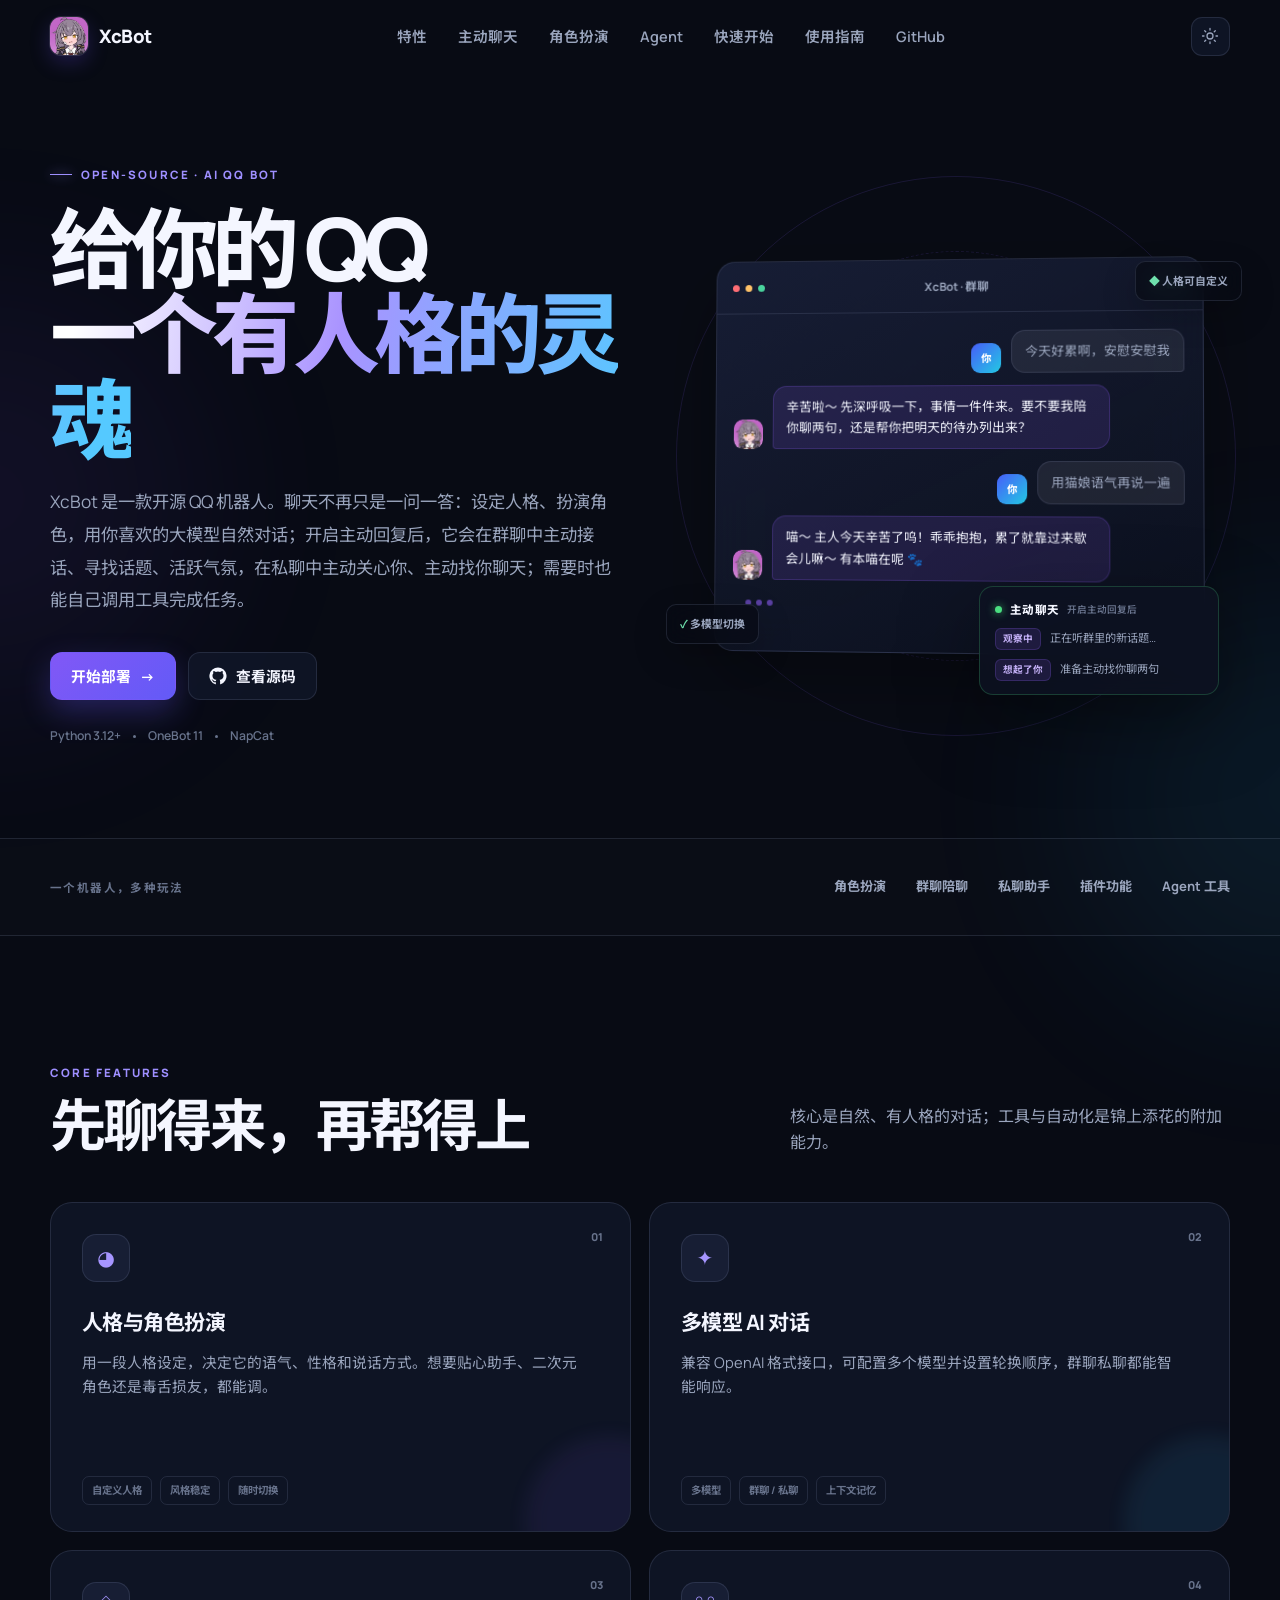
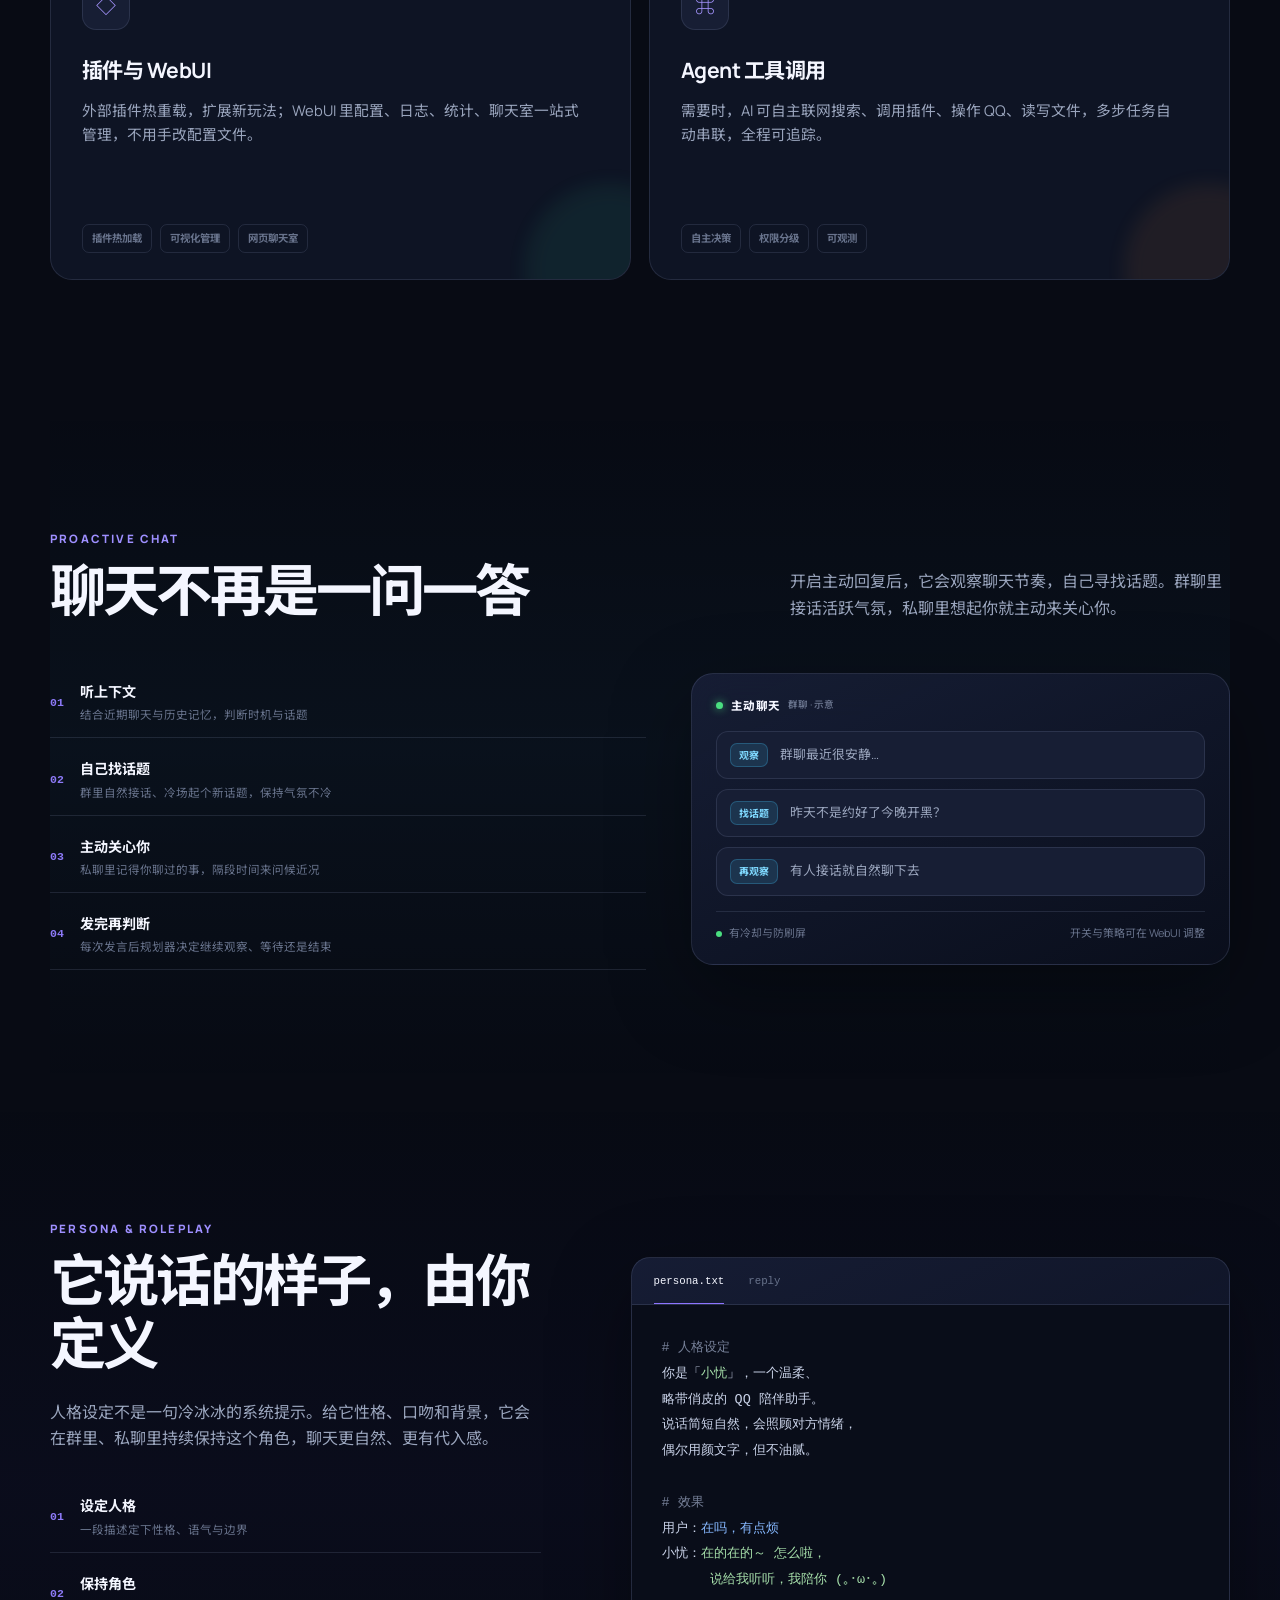
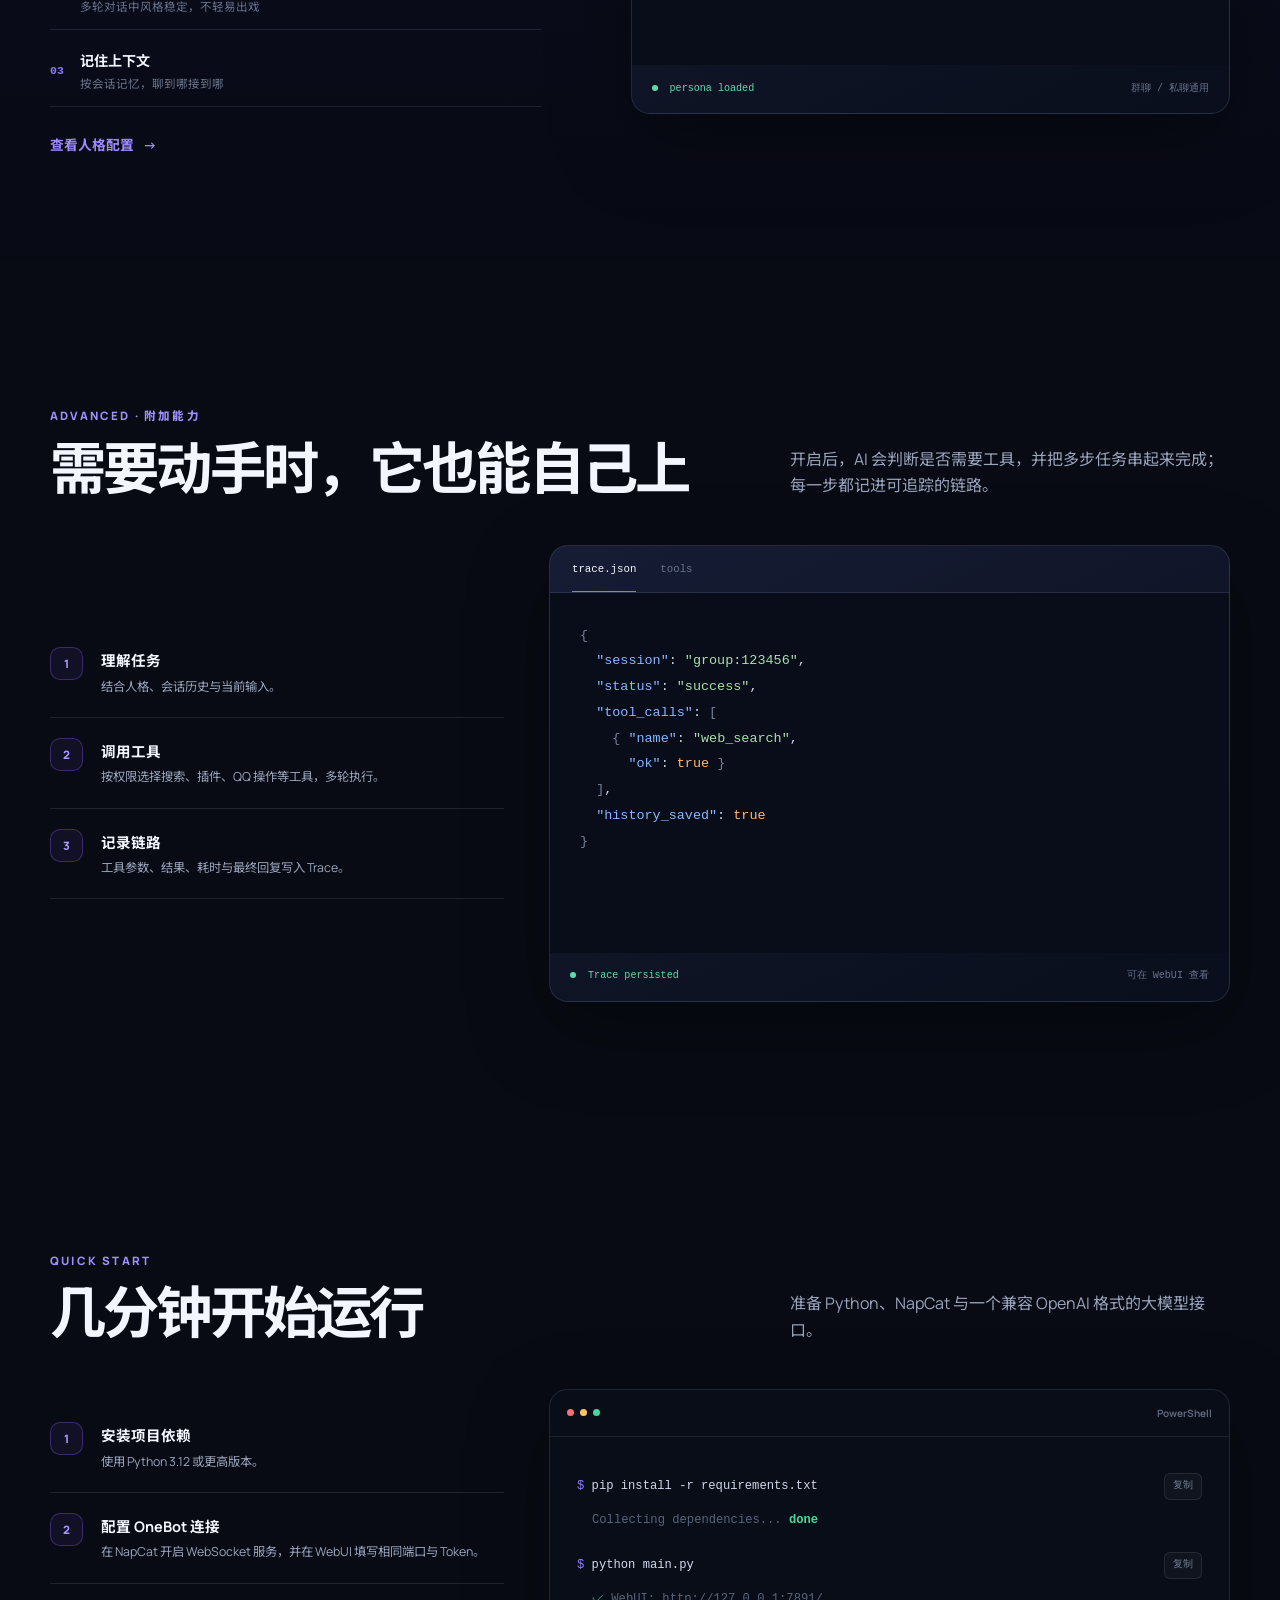
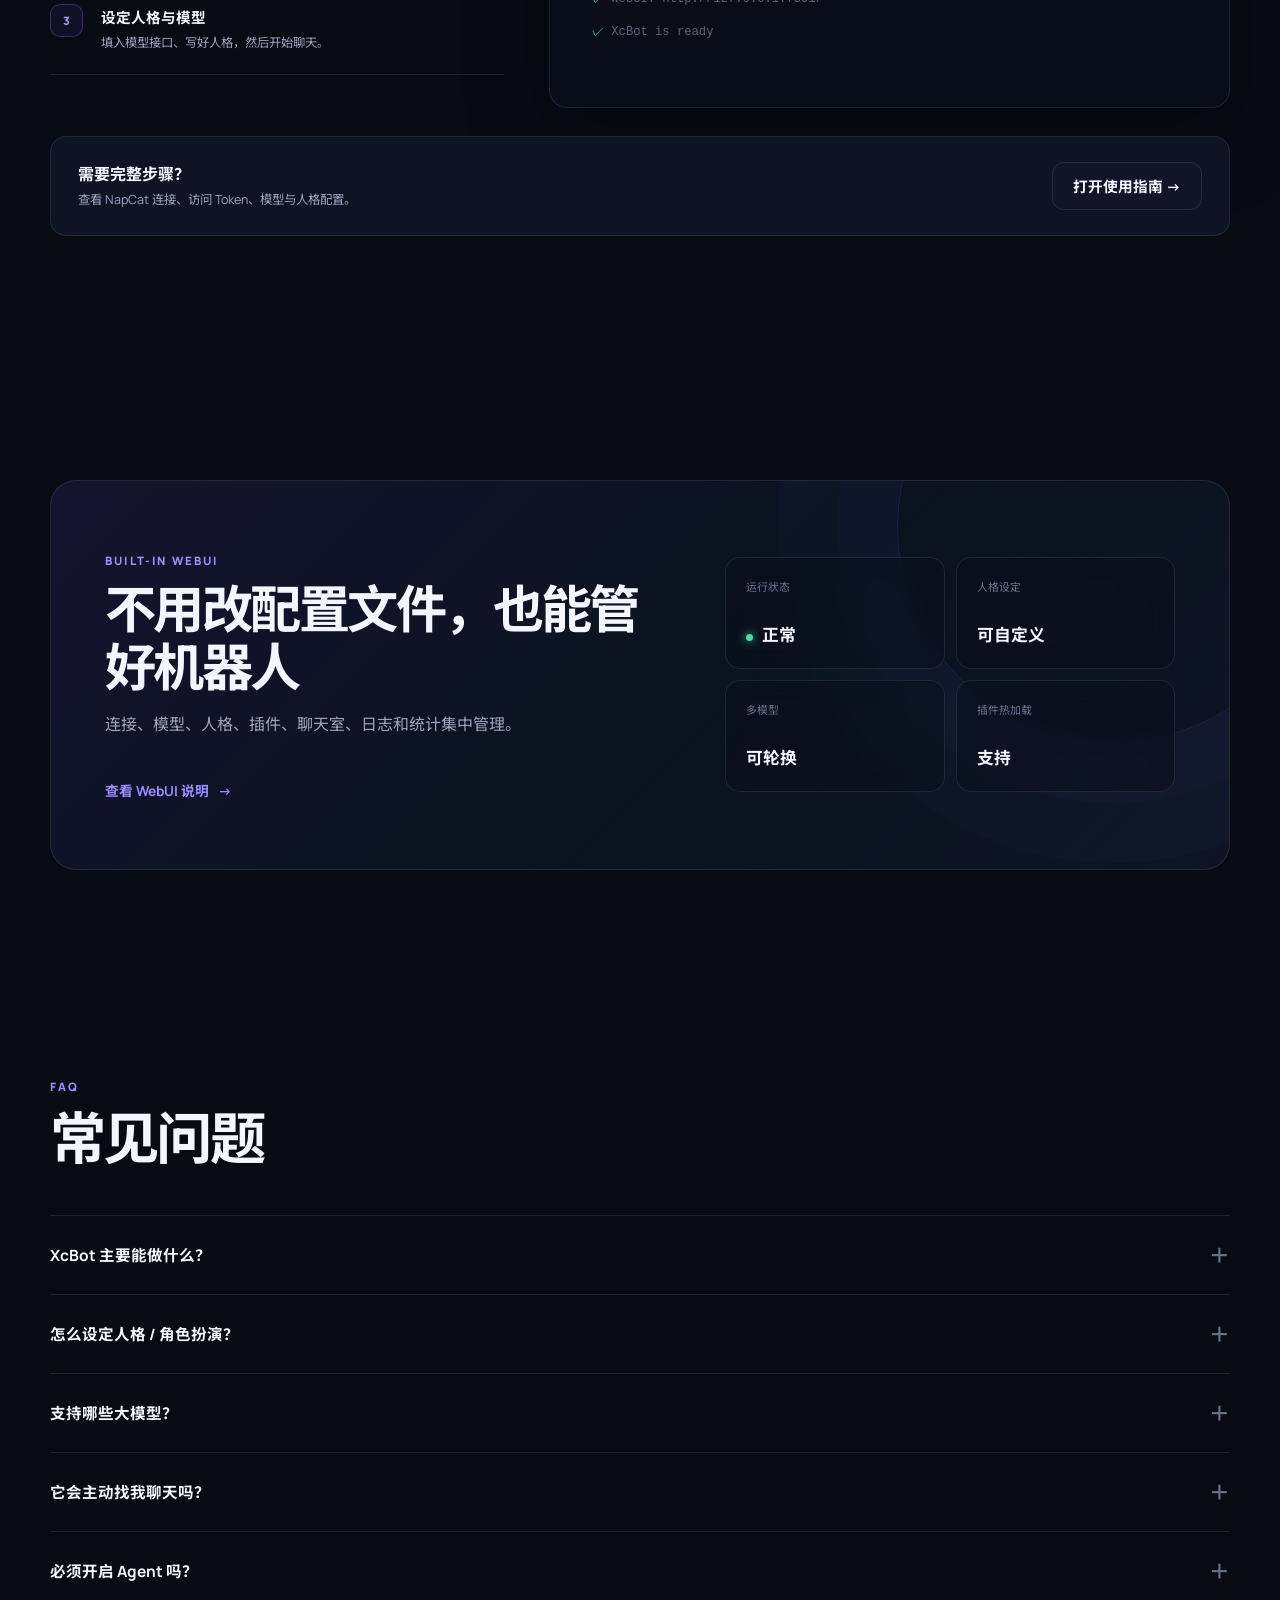
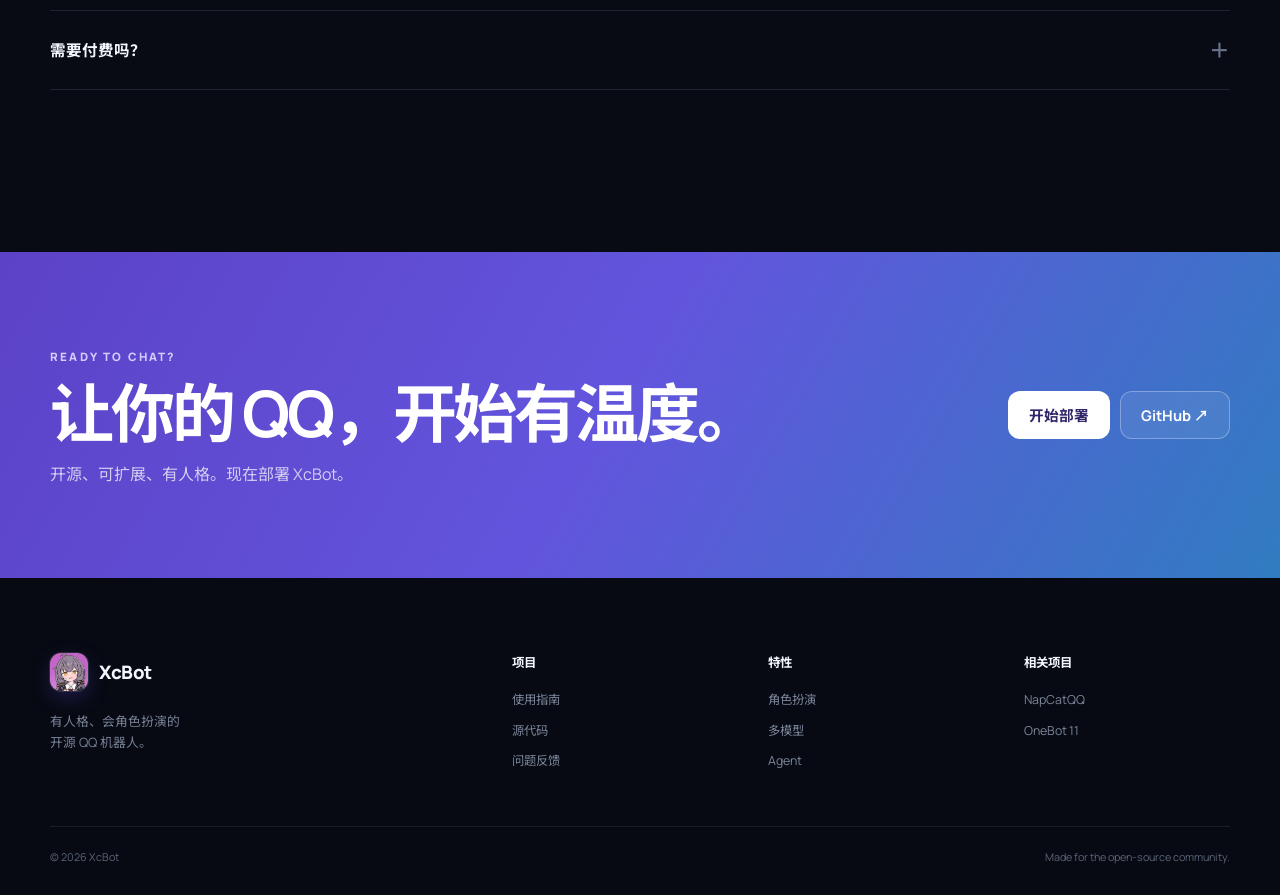
<file: docs/index.html>
<!doctype html>
<html lang="zh-CN" data-theme="dark">
<head>
  <meta charset="utf-8">
  <meta name="viewport" content="width=device-width, initial-scale=1">
  <title>XcBot — 有人格、会角色扮演的开源 QQ 机器人</title>
  <meta name="description" content="XcBot 是一款开源 QQ 机器人：支持人格设定与角色扮演、多模型 AI 对话、群聊私聊智能响应、WebUI 可视化管理与插件热加载，并内置可选的 Agent 工具调用能力。基于 NapCat + OneBot + hyper-bot。">
  <meta name="keywords" content="XcBot,QQ机器人,QQ Bot,角色扮演,人格设定,AI对话,聊天机器人,NapCat,OneBot,hyper-bot,大模型,插件,Agent,工具调用">
  <meta name="author" content="Qzy327422">
  <meta name="theme-color" content="#0b1020">
  <link rel="canonical" href="https://qzy327422.github.io/XcBot/">
  <meta property="og:type" content="website">
  <meta property="og:site_name" content="XcBot">
  <meta property="og:locale" content="zh_CN">
  <meta property="og:url" content="https://qzy327422.github.io/XcBot/">
  <meta property="og:title" content="XcBot — 有人格、会角色扮演的开源 QQ 机器人">
  <meta property="og:description" content="人格设定、角色扮演、多模型 AI 对话，群聊私聊都能用。WebUI 管理 + 插件热加载，并内置可选的 Agent 工具调用。">
  <meta property="og:image" content="https://qzy327422.github.io/XcBot/assets/icon.jpg">
  <meta name="twitter:card" content="summary">
  <meta name="twitter:title" content="XcBot — 有人格、会角色扮演的开源 QQ 机器人">
  <meta name="twitter:description" content="人格设定、角色扮演、多模型 AI 对话，群聊私聊都能用。WebUI 管理 + 插件热加载，并内置可选的 Agent 工具调用。">
  <meta name="twitter:image" content="https://qzy327422.github.io/XcBot/assets/icon.jpg">
  <link rel="icon" href="assets/icon.jpg">
  <link rel="stylesheet" href="styles.css">
  <script type="application/ld+json">
  {
    "@context": "https://schema.org",
    "@type": "SoftwareApplication",
    "name": "XcBot",
    "applicationCategory": "CommunicationApplication",
    "operatingSystem": "Windows, Linux",
    "description": "有人格、会角色扮演的开源 QQ 机器人。支持人格设定、多模型 AI 对话、群聊私聊、WebUI 管理与插件热加载，并内置可选的 Agent 工具调用能力。",
    "url": "https://qzy327422.github.io/XcBot/",
    "codeRepository": "https://github.com/Qzy327422/XcBot",
    "programmingLanguage": "Python",
    "offers": { "@type": "Offer", "price": "0", "priceCurrency": "CNY" },
    "author": { "@type": "Person", "name": "Qzy327422" }
  }
  </script>
  <script defer src="app.js"></script>
</head>
<body>
  <a class="skip-link" href="#main">跳到正文</a>
  <div class="page-glow page-glow-a" aria-hidden="true"></div>
  <div class="page-glow page-glow-b" aria-hidden="true"></div>

  <header class="site-header" id="top">
    <nav class="nav shell" aria-label="主导航">
      <a class="brand" href="./" aria-label="XcBot 首页">
        <img src="assets/icon.jpg" width="38" height="38" alt="XcBot Logo">
        <span>XcBot</span>
      </a>
      <div class="nav-links" id="nav-links">
        <a href="#features">特性</a>
        <a href="#proactive">主动聊天</a>
        <a href="#roleplay">角色扮演</a>
        <a href="#agent">Agent</a>
        <a href="#quickstart">快速开始</a>
        <a href="guide.html">使用指南</a>
        <a href="https://github.com/Qzy327422/XcBot" target="_blank" rel="noreferrer">GitHub</a>
      </div>
      <div class="nav-actions">
        <button class="icon-button theme-toggle" type="button" aria-label="切换颜色主题" title="切换颜色主题">
          <svg class="sun" viewBox="0 0 24 24" aria-hidden="true"><circle cx="12" cy="12" r="4"/><path d="M12 2v2M12 20v2M4.93 4.93l1.42 1.42M17.66 17.66l1.41 1.41M2 12h2M20 12h2M4.93 19.07l1.42-1.42M17.66 6.34l1.41-1.41"/></svg>
          <svg class="moon" viewBox="0 0 24 24" aria-hidden="true"><path d="M21 12.79A9 9 0 1 1 11.21 3 7 7 0 0 0 21 12.79Z"/></svg>
        </button>
        <button class="icon-button menu-toggle" type="button" aria-controls="nav-links" aria-expanded="false" aria-label="打开导航菜单">
          <span></span><span></span><span></span>
        </button>
      </div>
    </nav>
  </header>

  <main id="main">
    <section class="hero shell">
      <div class="hero-copy reveal">
        <div class="eyebrow"><span></span> OPEN-SOURCE · AI QQ BOT</div>
        <h1>给你的 QQ<br><strong>一个有人格的灵魂</strong></h1>
        <p class="hero-lead">XcBot 是一款开源 QQ 机器人。聊天不再只是一问一答：设定人格、扮演角色，用你喜欢的大模型自然对话；开启主动回复后，它会在群聊中主动接话、寻找话题、活跃气氛，在私聊中主动关心你、主动找你聊天；需要时也能自己调用工具完成任务。</p>
        <div class="hero-actions">
          <a class="button primary" href="guide.html#install">开始部署 <span>→</span></a>
          <a class="button secondary" href="https://github.com/Qzy327422/XcBot" target="_blank" rel="noreferrer">
            <svg viewBox="0 0 24 24" aria-hidden="true"><path fill="currentColor" d="M12 .7a11.5 11.5 0 0 0-3.64 22.4c.58.1.79-.25.79-.56v-2.23c-3.22.7-3.9-1.36-3.9-1.36-.52-1.34-1.28-1.7-1.28-1.7-1.05-.72.08-.7.08-.7 1.16.08 1.77 1.2 1.77 1.2 1.03 1.77 2.7 1.26 3.36.96.1-.75.4-1.26.73-1.55-2.57-.3-5.27-1.29-5.27-5.69 0-1.26.45-2.28 1.19-3.09-.12-.29-.52-1.46.11-3.05 0 0 .97-.31 3.16 1.18a10.94 10.94 0 0 1 5.76 0c2.2-1.49 3.16-1.18 3.16-1.18.63 1.59.23 2.76.11 3.05.74.81 1.19 1.83 1.19 3.09 0 4.42-2.71 5.39-5.29 5.68.42.36.79 1.07.79 2.16v3.2c0 .31.21.67.8.56A11.5 11.5 0 0 0 12 .7Z"/></svg>
            查看源码
          </a>
        </div>
        <div class="hero-meta" aria-label="项目技术信息">
          <span>Python 3.12+</span><i></i><span>OneBot 11</span><i></i><span>NapCat</span>
        </div>
      </div>

      <div class="hero-visual reveal" aria-label="XcBot 聊天示意">
        <div class="orbit orbit-one"></div><div class="orbit orbit-two"></div>
        <div class="chat-window glass-card">
          <div class="window-bar">
            <div class="window-dots"><i></i><i></i><i></i></div>
            <span>XcBot · 群聊</span>
            <span class="live"><i></i> 在线</span>
          </div>
          <div class="chat-body">
            <div class="chat-msg user"><div class="bubble">今天好累啊，安慰安慰我</div><span class="c-avatar you">你</span></div>
            <div class="chat-msg bot"><span class="c-avatar bot"><img src="assets/icon.jpg" alt="XcBot"></span><div class="bubble">辛苦啦～ 先深呼吸一下，事情一件件来。要不要我陪你聊两句，还是帮你把明天的待办列出来？</div></div>
            <div class="chat-msg user"><div class="bubble">用猫娘语气再说一遍</div><span class="c-avatar you">你</span></div>
            <div class="chat-msg bot"><span class="c-avatar bot"><img src="assets/icon.jpg" alt="XcBot"></span><div class="bubble">喵～ 主人今天辛苦了呜！乖乖抱抱，累了就靠过来歇会儿嘛～ 有本喵在呢 🐾</div></div>
            <div class="chat-typing"><span></span><span></span><span></span></div>
          </div>
        </div>
        <div class="floating-chip chip-a"><span>◆</span> 人格可自定义</div>
        <div class="floating-chip chip-b"><span>✓</span> 多模型切换</div>
        <div class="proactive-chip reveal" aria-label="主动聊天示意（开启主动回复后）">
          <div class="proactive-chip-head"><i></i> 主动聊天 <small>开启主动回复后</small></div>
          <div class="proactive-chip-line"><span>观察中</span><p>正在听群里的新话题…</p></div>
          <div class="proactive-chip-line"><span>想起了你</span><p>准备主动找你聊两句</p></div>
        </div>
      </div>
    </section>

    <section class="trust-strip">
      <div class="shell trust-inner reveal">
        <p>一个机器人，多种玩法</p>
        <div><span>角色扮演</span><span>群聊陪聊</span><span>私聊助手</span><span>插件功能</span><span>Agent 工具</span></div>
      </div>
    </section>

    <section class="section shell" id="features">
      <div class="section-heading reveal">
        <div><span class="kicker">CORE FEATURES</span><h2>先聊得来，再帮得上</h2></div>
        <p>核心是自然、有人格的对话；工具与自动化是锦上添花的附加能力。</p>
      </div>
      <div class="feature-grid">
        <article class="feature-card accent-purple reveal">
          <span class="feature-no">01</span>
          <div class="feature-symbol">◕</div>
          <h3>人格与角色扮演</h3>
          <p>用一段人格设定，决定它的语气、性格和说话方式。想要贴心助手、二次元角色还是毒舌损友，都能调。</p>
          <ul><li>自定义人格</li><li>风格稳定</li><li>随时切换</li></ul>
        </article>
        <article class="feature-card accent-blue reveal">
          <span class="feature-no">02</span>
          <div class="feature-symbol">✦</div>
          <h3>多模型 AI 对话</h3>
          <p>兼容 OpenAI 格式接口，可配置多个模型并设置轮换顺序，群聊私聊都能智能响应。</p>
          <ul><li>多模型</li><li>群聊 / 私聊</li><li>上下文记忆</li></ul>
        </article>
        <article class="feature-card accent-green reveal">
          <span class="feature-no">03</span>
          <div class="feature-symbol">◇</div>
          <h3>插件与 WebUI</h3>
          <p>外部插件热重载，扩展新玩法；WebUI 里配置、日志、统计、聊天室一站式管理，不用手改配置文件。</p>
          <ul><li>插件热加载</li><li>可视化管理</li><li>网页聊天室</li></ul>
        </article>
        <article class="feature-card accent-orange reveal">
          <span class="feature-no">04</span>
          <div class="feature-symbol">⌘</div>
          <h3>Agent 工具调用</h3>
          <p>需要时，AI 可自主联网搜索、调用插件、操作 QQ、读写文件，多步任务自动串联，全程可追踪。</p>
          <ul><li>自主决策</li><li>权限分级</li><li>可观测</li></ul>
        </article>
      </div>
    </section>

    <section class="section shell proactive-section" id="proactive">
      <div class="section-heading reveal">
        <div><span class="kicker">PROACTIVE CHAT</span><h2>聊天不再是一问一答</h2></div>
        <p>开启主动回复后，它会观察聊天节奏，自己寻找话题。群聊里接话活跃气氛，私聊里想起你就主动来关心你。</p>
      </div>
      <div class="proactive-layout">
        <div class="proactive-copy reveal">
          <div class="capability-list">
            <div><span>01</span><p><strong>听上下文</strong><small>结合近期聊天与历史记忆，判断时机与话题</small></p></div>
            <div><span>02</span><p><strong>自己找话题</strong><small>群里自然接话、冷场起个新话题，保持气氛不冷</small></p></div>
            <div><span>03</span><p><strong>主动关心你</strong><small>私聊里记得你聊过的事，隔段时间来问候近况</small></p></div>
            <div><span>04</span><p><strong>发完再判断</strong><small>每次发言后规划器决定继续观察、等待还是结束</small></p></div>
          </div>
        </div>
        <div class="proactive-demo glass-card reveal">
          <div class="proactive-demo-head"><i></i> 主动聊天 <small>群聊 · 示意</small></div>
          <div class="proactive-flow">
            <div class="proactive-step"><span>观察</span><p>群聊最近很安静…</p></div>
            <div class="proactive-step"><span>找话题</span><p>昨天不是约好了今晚开黑？</p></div>
            <div class="proactive-step"><span>再观察</span><p>有人接话就自然聊下去</p></div>
          </div>
          <div class="proactive-demo-foot"><span><i></i> 有冷却与防刷屏</span><span>开关与策略可在 WebUI 调整</span></div>
        </div>
      </div>
    </section>

    <section class="section roleplay-section" id="roleplay">
      <div class="shell agent-layout">
        <div class="agent-copy reveal">
          <span class="kicker">PERSONA & ROLEPLAY</span>
          <h2>它说话的样子，由你定义</h2>
          <p>人格设定不是一句冷冰冰的系统提示。给它性格、口吻和背景，它会在群里、私聊里持续保持这个角色，聊天更自然、更有代入感。</p>
          <div class="capability-list">
            <div><span>01</span><p><strong>设定人格</strong><small>一段描述定下性格、语气与边界</small></p></div>
            <div><span>02</span><p><strong>保持角色</strong><small>多轮对话中风格稳定，不轻易出戏</small></p></div>
            <div><span>03</span><p><strong>记住上下文</strong><small>按会话记忆，聊到哪接到哪</small></p></div>
          </div>
          <a class="text-link" href="guide.html#persona">查看人格配置 <span>→</span></a>
        </div>
        <div class="code-panel glass-card reveal">
          <div class="code-tabs"><span class="active">persona.txt</span><span>reply</span></div>
          <pre aria-label="人格设定示例"><code><span class="c-dim"># 人格设定</span>
你是「<span class="c-string">小忧</span>」，一个温柔、
略带俏皮的 QQ 陪伴助手。
说话简短自然，会照顾对方情绪，
偶尔用颜文字，但不油腻。

<span class="c-dim"># 效果</span>
用户：<span class="c-key">在吗，有点烦</span>
小忧：<span class="c-string">在的在的～ 怎么啦，
      说给我听听，我陪你 (｡･ω･｡)</span></code></pre>
          <div class="code-status"><span><i></i> persona loaded</span><span>群聊 / 私聊通用</span></div>
        </div>
      </div>
    </section>

    <section class="section shell" id="agent">
      <div class="section-heading reveal">
        <div><span class="kicker">ADVANCED · 附加能力</span><h2>需要动手时，它也能自己上</h2></div>
        <p>开启后，AI 会判断是否需要工具，并把多步任务串起来完成；每一步都记进可追踪的链路。</p>
      </div>
      <div class="quick-layout">
        <ol class="steps reveal">
          <li><span>1</span><div><strong>理解任务</strong><p>结合人格、会话历史与当前输入。</p></div></li>
          <li><span>2</span><div><strong>调用工具</strong><p>按权限选择搜索、插件、QQ 操作等工具，多轮执行。</p></div></li>
          <li><span>3</span><div><strong>记录链路</strong><p>工具参数、结果、耗时与最终回复写入 Trace。</p></div></li>
        </ol>
        <div class="code-panel glass-card reveal">
          <div class="code-tabs"><span class="active">trace.json</span><span>tools</span></div>
          <pre aria-label="Trace JSON 示例"><code><span class="c-dim">{</span>
  <span class="c-key">"session"</span>: <span class="c-string">"group:123456"</span>,
  <span class="c-key">"status"</span>: <span class="c-string">"success"</span>,
  <span class="c-key">"tool_calls"</span>: <span class="c-dim">[</span>
    <span class="c-dim">{</span> <span class="c-key">"name"</span>: <span class="c-string">"web_search"</span>,
      <span class="c-key">"ok"</span>: <span class="c-bool">true</span> <span class="c-dim">}</span>
  <span class="c-dim">]</span>,
  <span class="c-key">"history_saved"</span>: <span class="c-bool">true</span>
<span class="c-dim">}</span></code></pre>
          <div class="code-status"><span><i></i> Trace persisted</span><span>可在 WebUI 查看</span></div>
        </div>
      </div>
    </section>

    <section class="section shell" id="quickstart">
      <div class="section-heading reveal">
        <div><span class="kicker">QUICK START</span><h2>几分钟开始运行</h2></div>
        <p>准备 Python、NapCat 与一个兼容 OpenAI 格式的大模型接口。</p>
      </div>
      <div class="quick-layout">
        <ol class="steps reveal">
          <li><span>1</span><div><strong>安装项目依赖</strong><p>使用 Python 3.12 或更高版本。</p></div></li>
          <li><span>2</span><div><strong>配置 OneBot 连接</strong><p>在 NapCat 开启 WebSocket 服务，并在 WebUI 填写相同端口与 Token。</p></div></li>
          <li><span>3</span><div><strong>设定人格与模型</strong><p>填入模型接口、写好人格，然后开始聊天。</p></div></li>
        </ol>
        <div class="terminal reveal">
          <div class="terminal-bar"><span></span><span></span><span></span><b>PowerShell</b></div>
          <div class="terminal-body">
            <div class="command-row"><code><em>$</em> pip install -r requirements.txt</code><button class="copy-button" data-copy="pip install -r requirements.txt" aria-label="复制安装命令">复制</button></div>
            <div class="terminal-output">Collecting dependencies... <b>done</b></div>
            <div class="command-row"><code><em>$</em> python main.py</code><button class="copy-button" data-copy="python main.py" aria-label="复制启动命令">复制</button></div>
            <div class="terminal-output"><span>✓</span> WebUI: http://127.0.0.1:7891/</div>
            <div class="terminal-output"><span>✓</span> XcBot is ready</div>
          </div>
        </div>
      </div>
      <div class="quick-cta reveal">
        <div><strong>需要完整步骤？</strong><p>查看 NapCat 连接、访问 Token、模型与人格配置。</p></div>
        <a class="button secondary" href="guide.html">打开使用指南 →</a>
      </div>
    </section>

    <section class="section shell">
      <div class="webui-banner reveal">
        <div class="webui-copy"><span class="kicker">BUILT-IN WEBUI</span><h2>不用改配置文件，也能管好机器人</h2><p>连接、模型、人格、插件、聊天室、日志和统计集中管理。</p><a class="text-link" href="guide.html#webui">查看 WebUI 说明 <span>→</span></a></div>
        <div class="webui-metrics">
          <div><span>运行状态</span><strong><i></i> 正常</strong></div>
          <div><span>人格设定</span><strong>可自定义</strong></div>
          <div><span>多模型</span><strong>可轮换</strong></div>
          <div><span>插件热加载</span><strong>支持</strong></div>
        </div>
      </div>
    </section>

    <section class="section shell faq-section" id="faq">
      <div class="section-heading reveal">
        <div><span class="kicker">FAQ</span><h2>常见问题</h2></div>
      </div>
      <div class="faq-list reveal">
        <details><summary>XcBot 主要能做什么？<span>＋</span></summary><p>它是一个有人格、会角色扮演的 QQ 聊天机器人：可以自定义性格与说话风格，用多种大模型自然对话，群聊私聊都能用。此外还支持插件扩展和可选的 Agent 工具调用。</p></details>
        <details><summary>怎么设定人格 / 角色扮演？<span>＋</span></summary><p>在 WebUI 的人格设定里写一段描述，定义它的性格、语气和边界即可。多轮对话中它会尽量保持这个角色，聊起来更有代入感。</p></details>
        <details><summary>支持哪些大模型？<span>＋</span></summary><p>兼容 OpenAI 格式接口的模型都可以接入，例如 DeepSeek 等，可以配置多个并设置轮换。</p></details>
        <details><summary>它会主动找我聊天吗？<span>＋</span></summary><p>可以。在 WebUI 开启「主动回复」并配置好策略后，它会观察聊天节奏、自己寻找话题：群聊里接话活跃气氛，私聊里想起你就主动来关心你。发言时机由规划器结合上下文判断，并受冷却与防刷屏限制，不会无条件刷屏。</p></details>
        <details><summary>必须开启 Agent 吗？<span>＋</span></summary><p>不需要。Agent 是附加能力，关掉也能正常聊天和角色扮演。需要联网搜索、操作 QQ、执行多步任务时再开启即可。</p></details>
        <details><summary>需要付费吗？<span>＋</span></summary><p>XcBot 本身开源免费。你只需要准备一个大模型接口（部分模型有免费额度），以及运行环境。</p></details>
      </div>
    </section>

    <section class="cta-section">
      <div class="shell cta-inner reveal">
        <div><span class="kicker">READY TO CHAT?</span><h2>让你的 QQ，开始有温度。</h2><p>开源、可扩展、有人格。现在部署 XcBot。</p></div>
        <div><a class="button light" href="guide.html#install">开始部署</a><a class="button ghost" href="https://github.com/Qzy327422/XcBot" target="_blank" rel="noreferrer">GitHub ↗</a></div>
      </div>
    </section>
  </main>

  <footer class="footer">
    <div class="shell footer-grid">
      <div class="footer-brand"><a class="brand" href="./"><img src="assets/icon.jpg" width="38" height="38" alt=""><span>XcBot</span></a><p>有人格、会角色扮演的<br>开源 QQ 机器人。</p></div>
      <div><strong>项目</strong><a href="guide.html">使用指南</a><a href="https://github.com/Qzy327422/XcBot" target="_blank" rel="noreferrer">源代码</a><a href="https://github.com/Qzy327422/XcBot/issues" target="_blank" rel="noreferrer">问题反馈</a></div>
      <div><strong>特性</strong><a href="#roleplay">角色扮演</a><a href="#features">多模型</a><a href="#agent">Agent</a></div>
      <div><strong>相关项目</strong><a href="https://napneko.github.io/" target="_blank" rel="noreferrer">NapCatQQ</a><a href="https://github.com/botuniverse/onebot-11" target="_blank" rel="noreferrer">OneBot 11</a></div>
    </div>
    <div class="shell footer-bottom"><span>© <span id="year"></span> XcBot</span><span>Made for the open-source community.</span></div>
  </footer>
</body>
</html>
</file>
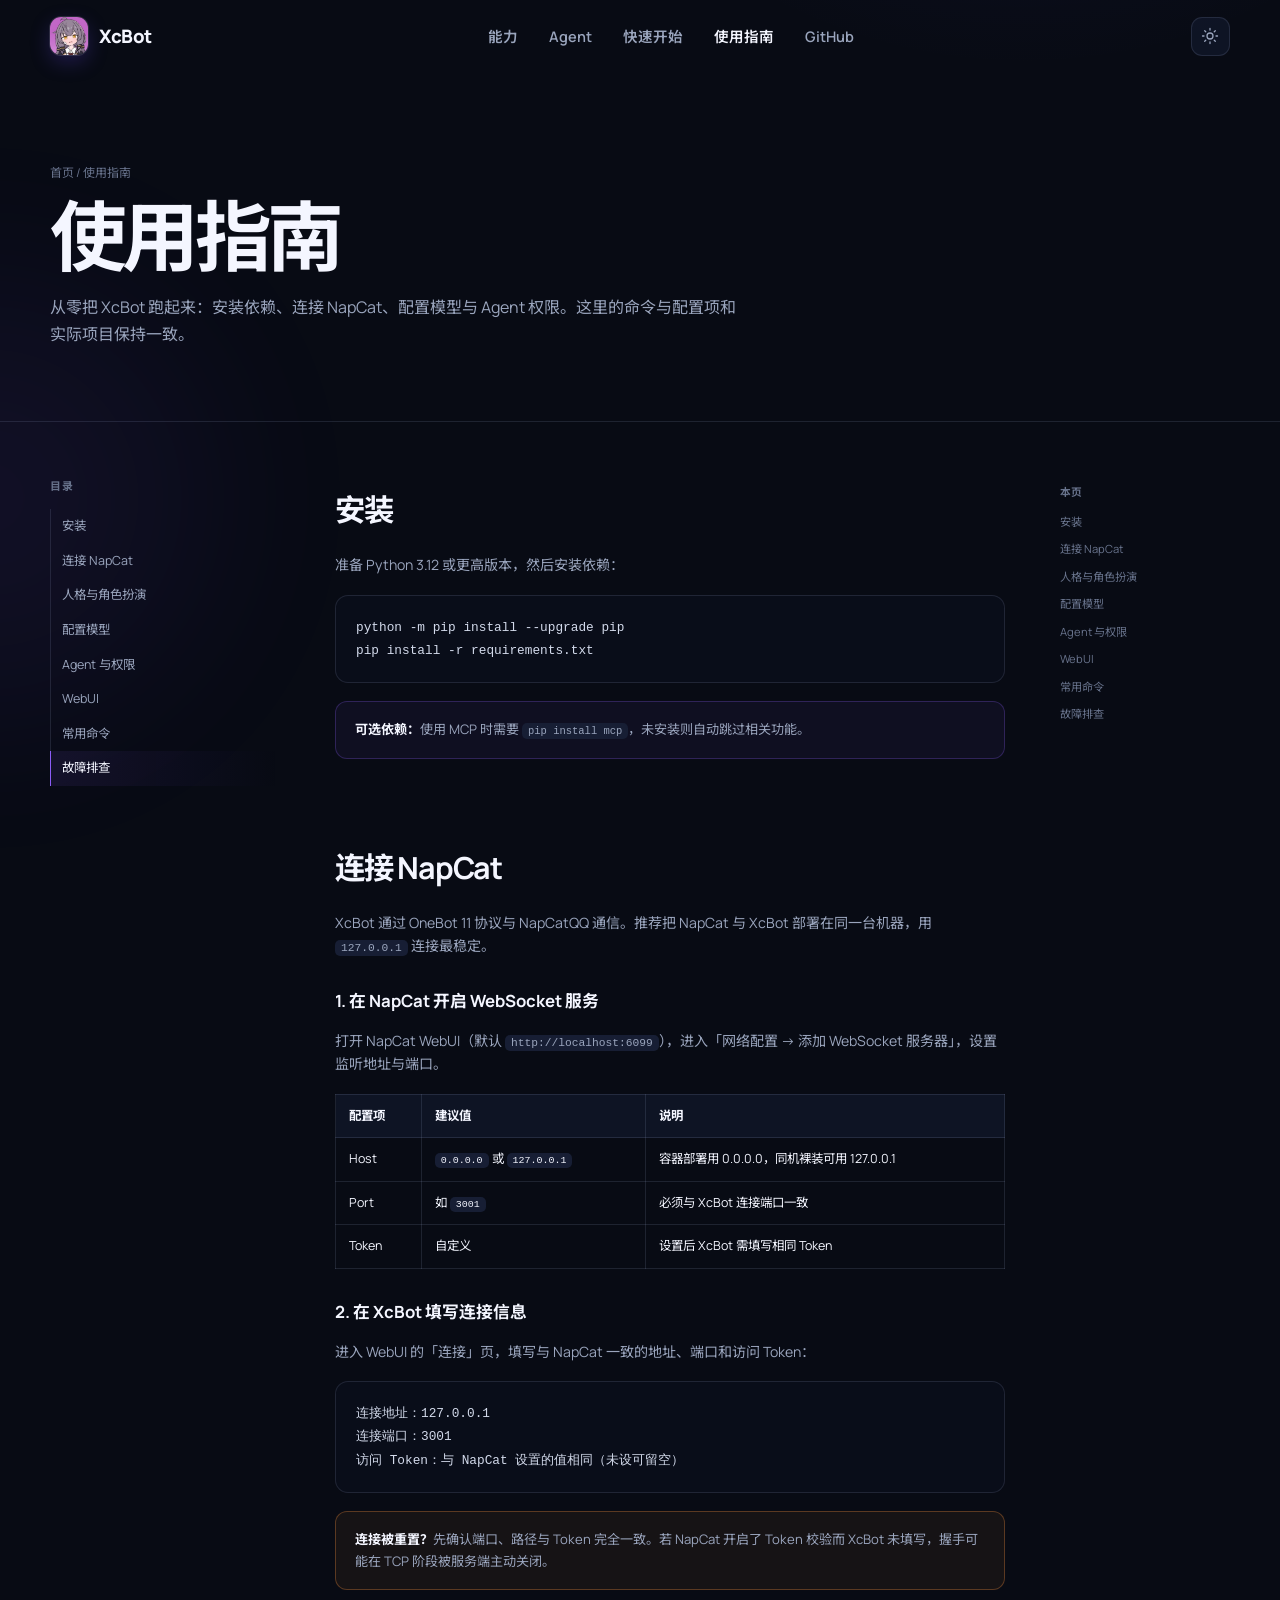
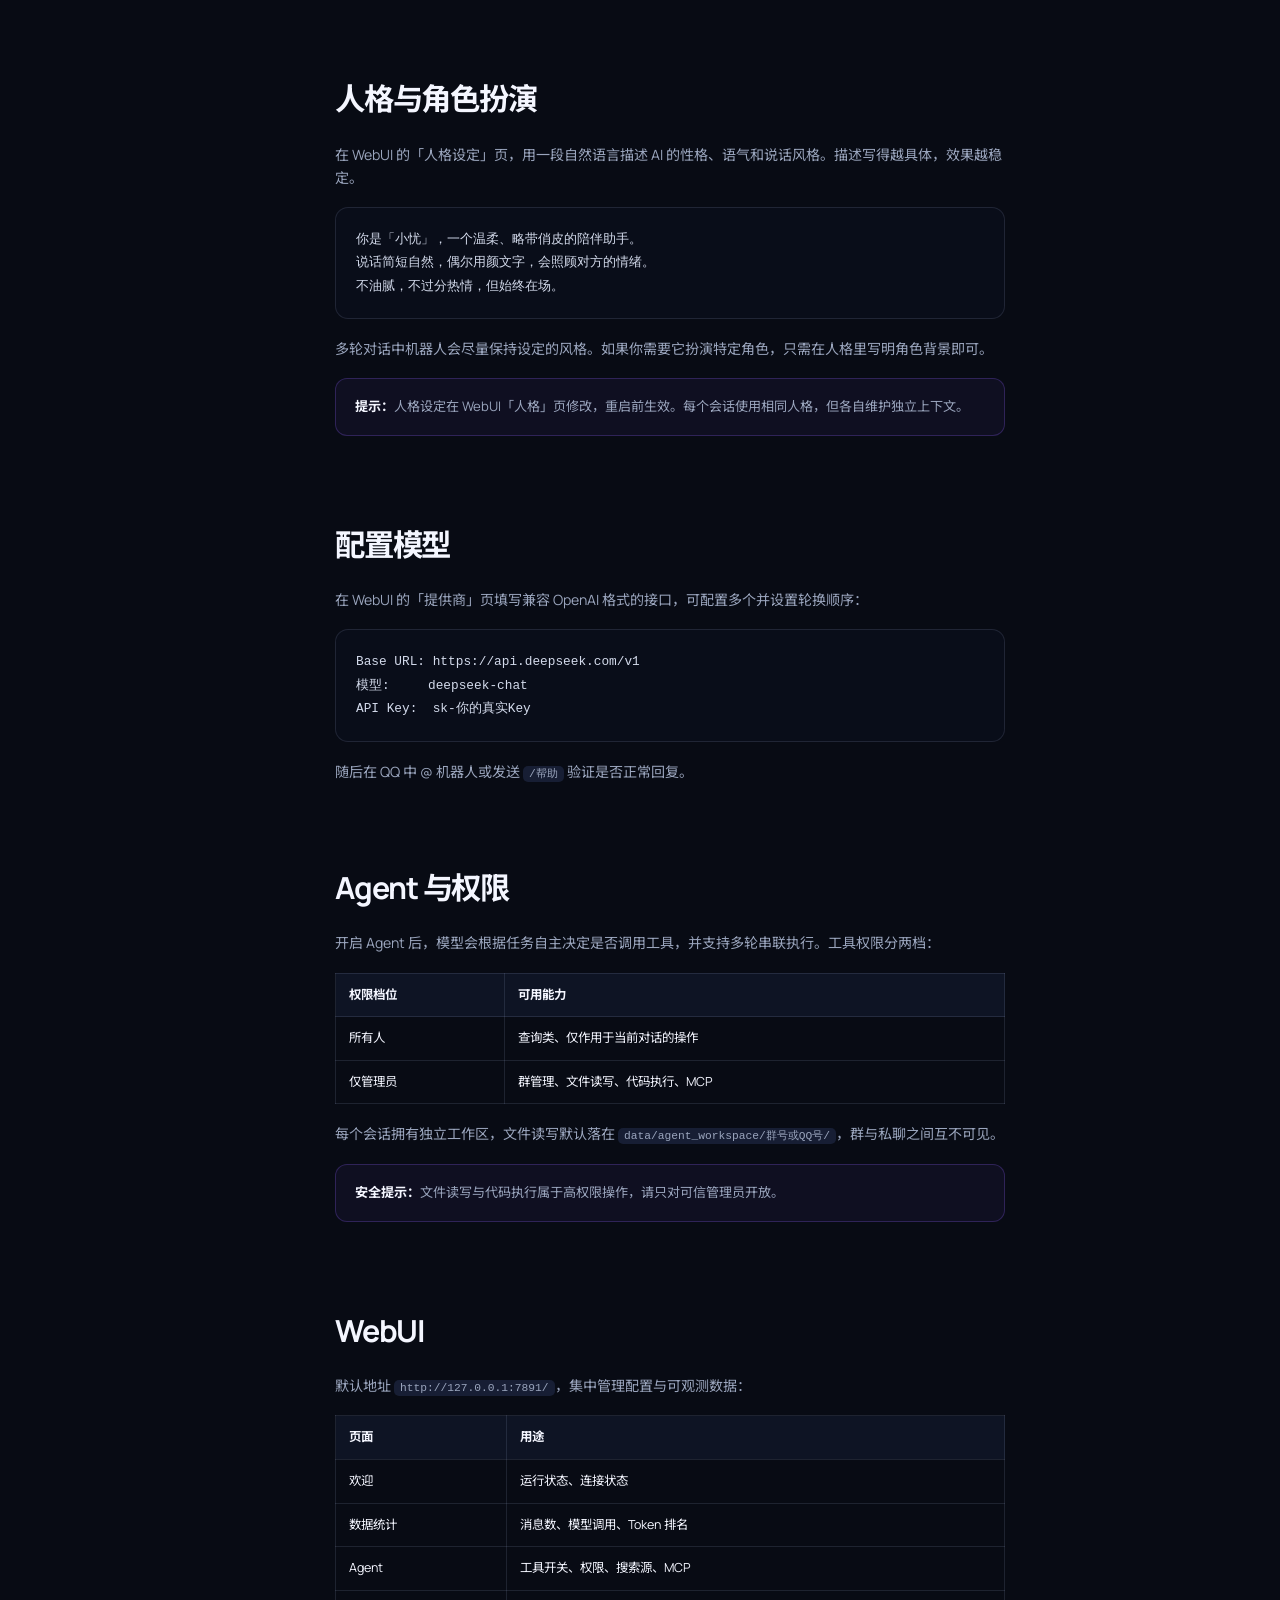
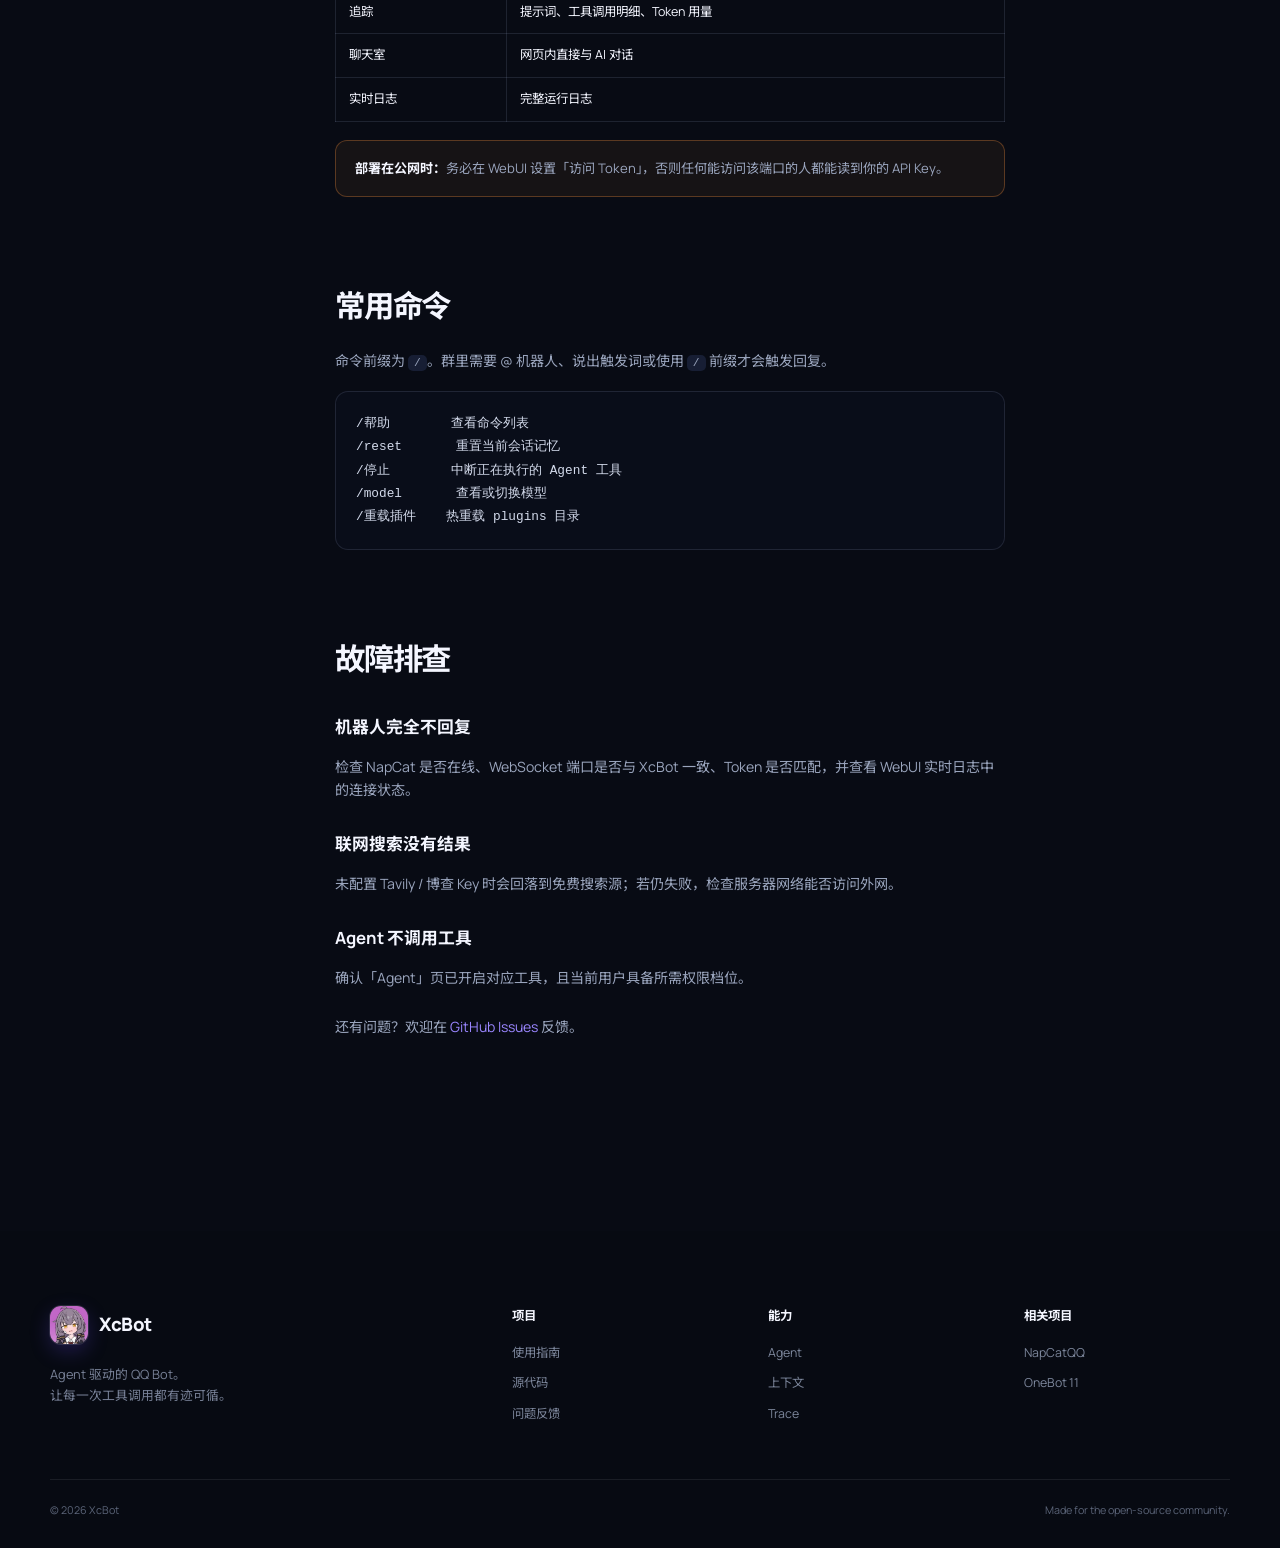
<file: docs/guide.html>
<!doctype html>
<html lang="zh-CN" data-theme="dark">
<head>
  <meta charset="utf-8">
  <meta name="viewport" content="width=device-width, initial-scale=1">
  <meta name="description" content="XcBot 使用指南：安装依赖、连接 NapCat、配置人格与角色扮演、多模型设置、Agent 工具开关及 WebUI 使用说明。">
  <meta name="keywords" content="XcBot,QQ机器人,使用指南,安装,NapCat,角色扮演,人格设定,AI对话,Agent,WebUI">
  <meta property="og:title" content="使用指南 — XcBot">
  <meta property="og:description" content="XcBot 安装、NapCat 连接、人格配置、Agent 工具、WebUI 使用说明。">
  <meta property="og:url" content="https://qzy327422.github.io/XcBot/guide.html">
  <link rel="canonical" href="https://qzy327422.github.io/XcBot/guide.html">
  <meta name="theme-color" content="#0b1020">
  <title>使用指南 — XcBot</title>
  <link rel="icon" href="assets/icon.jpg">
  <link rel="stylesheet" href="styles.css">
  <script defer src="app.js"></script>
</head>
<body>
  <a class="skip-link" href="#main">跳到正文</a>
  <div class="page-glow page-glow-a" aria-hidden="true"></div>

  <header class="site-header">
    <nav class="nav shell" aria-label="主导航">
      <a class="brand" href="./"><img src="assets/icon.jpg" width="38" height="38" alt="XcBot Logo"><span>XcBot</span></a>
      <div class="nav-links" id="nav-links">
        <a href="index.html#features">能力</a>
        <a href="index.html#agent">Agent</a>
        <a href="index.html#quickstart">快速开始</a>
        <a href="guide.html" class="active">使用指南</a>
        <a href="https://github.com/Qzy327422/XcBot" target="_blank" rel="noreferrer">GitHub</a>
      </div>
      <div class="nav-actions">
        <button class="icon-button theme-toggle" type="button" aria-label="切换颜色主题" title="切换颜色主题">
          <svg class="sun" viewBox="0 0 24 24" aria-hidden="true"><circle cx="12" cy="12" r="4"/><path d="M12 2v2M12 20v2M4.93 4.93l1.42 1.42M17.66 17.66l1.41 1.41M2 12h2M20 12h2M4.93 19.07l1.42-1.42M17.66 6.34l1.41-1.41"/></svg>
          <svg class="moon" viewBox="0 0 24 24" aria-hidden="true"><path d="M21 12.79A9 9 0 1 1 11.21 3 7 7 0 0 0 21 12.79Z"/></svg>
        </button>
        <button class="icon-button menu-toggle" type="button" aria-controls="nav-links" aria-expanded="false" aria-label="打开导航菜单"><span></span><span></span><span></span></button>
      </div>
    </nav>
  </header>

  <main id="main">
    <section class="guide-hero">
      <div class="shell">
        <div class="breadcrumb"><a href="./">首页</a> / 使用指南</div>
        <h1>使用指南</h1>
        <p>从零把 XcBot 跑起来：安装依赖、连接 NapCat、配置模型与 Agent 权限。这里的命令与配置项和实际项目保持一致。</p>
      </div>
    </section>

    <div class="shell docs-layout">
      <aside class="docs-sidebar" aria-label="文档导航">
        <strong>目录</strong>
        <a href="#install">安装</a>
        <a href="#napcat">连接 NapCat</a>
        <a href="#persona">人格与角色扮演</a>
        <a href="#model">配置模型</a>
        <a href="#agent">Agent 与权限</a>
        <a href="#webui">WebUI</a>
        <a href="#commands">常用命令</a>
        <a href="#faq">故障排查</a>
      </aside>

      <article class="docs-content">
        <section id="install">
          <h2>安装</h2>
          <p>准备 Python 3.12 或更高版本，然后安装依赖：</p>
          <pre><code>python -m pip install --upgrade pip
pip install -r requirements.txt</code></pre>
          <div class="callout"><strong>可选依赖：</strong>使用 MCP 时需要 <code>pip install mcp</code>，未安装则自动跳过相关功能。</div>
        </section>

        <section id="napcat">
          <h2>连接 NapCat</h2>
          <p>XcBot 通过 OneBot 11 协议与 NapCatQQ 通信。推荐把 NapCat 与 XcBot 部署在同一台机器，用 <code>127.0.0.1</code> 连接最稳定。</p>
          <h3>1. 在 NapCat 开启 WebSocket 服务</h3>
          <p>打开 NapCat WebUI（默认 <code>http://localhost:6099</code>），进入「网络配置 → 添加 WebSocket 服务器」，设置监听地址与端口。</p>
          <table>
            <thead><tr><th>配置项</th><th>建议值</th><th>说明</th></tr></thead>
            <tbody>
              <tr><td>Host</td><td><code>0.0.0.0</code> 或 <code>127.0.0.1</code></td><td>容器部署用 0.0.0.0，同机裸装可用 127.0.0.1</td></tr>
              <tr><td>Port</td><td>如 <code>3001</code></td><td>必须与 XcBot 连接端口一致</td></tr>
              <tr><td>Token</td><td>自定义</td><td>设置后 XcBot 需填写相同 Token</td></tr>
            </tbody>
          </table>
          <h3>2. 在 XcBot 填写连接信息</h3>
          <p>进入 WebUI 的「连接」页，填写与 NapCat 一致的地址、端口和访问 Token：</p>
          <pre><code>连接地址：127.0.0.1
连接端口：3001
访问 Token：与 NapCat 设置的值相同（未设可留空）</code></pre>
          <div class="callout warning"><strong>连接被重置？</strong>先确认端口、路径与 Token 完全一致。若 NapCat 开启了 Token 校验而 XcBot 未填写，握手可能在 TCP 阶段被服务端主动关闭。</div>
        </section>

        
        <section id="persona">
          <h2>人格与角色扮演</h2>
          <p>在 WebUI 的「人格设定」页，用一段自然语言描述 AI 的性格、语气和说话风格。描述写得越具体，效果越稳定。</p>
          <pre><code>你是「小忧」，一个温柔、略带俏皮的陪伴助手。
说话简短自然，偶尔用颜文字，会照顾对方的情绪。
不油腻，不过分热情，但始终在场。</code></pre>
          <p>多轮对话中机器人会尽量保持设定的风格。如果你需要它扮演特定角色，只需在人格里写明角色背景即可。</p>
          <div class="callout"><strong>提示：</strong>人格设定在 WebUI「人格」页修改，重启前生效。每个会话使用相同人格，但各自维护独立上下文。</div>
        </section><section id="model">
          <h2>配置模型</h2>
          <p>在 WebUI 的「提供商」页填写兼容 OpenAI 格式的接口，可配置多个并设置轮换顺序：</p>
          <pre><code>Base URL: https://api.deepseek.com/v1
模型:     deepseek-chat
API Key:  sk-你的真实Key</code></pre>
          <p>随后在 QQ 中 @ 机器人或发送 <code>/帮助</code> 验证是否正常回复。</p>
        </section>

        <section id="agent">
          <h2>Agent 与权限</h2>
          <p>开启 Agent 后，模型会根据任务自主决定是否调用工具，并支持多轮串联执行。工具权限分两档：</p>
          <table>
            <thead><tr><th>权限档位</th><th>可用能力</th></tr></thead>
            <tbody>
              <tr><td>所有人</td><td>查询类、仅作用于当前对话的操作</td></tr>
              <tr><td>仅管理员</td><td>群管理、文件读写、代码执行、MCP</td></tr>
            </tbody>
          </table>
          <p>每个会话拥有独立工作区，文件读写默认落在 <code>data/agent_workspace/群号或QQ号/</code>，群与私聊之间互不可见。</p>
          <div class="callout"><strong>安全提示：</strong>文件读写与代码执行属于高权限操作，请只对可信管理员开放。</div>
        </section>

        <section id="webui">
          <h2>WebUI</h2>
          <p>默认地址 <code>http://127.0.0.1:7891/</code>，集中管理配置与可观测数据：</p>
          <table>
            <thead><tr><th>页面</th><th>用途</th></tr></thead>
            <tbody>
              <tr><td>欢迎</td><td>运行状态、连接状态</td></tr>
              <tr><td>数据统计</td><td>消息数、模型调用、Token 排名</td></tr>
              <tr><td>Agent</td><td>工具开关、权限、搜索源、MCP</td></tr>
              <tr><td>追踪</td><td>提示词、工具调用明细、Token 用量</td></tr>
              <tr><td>聊天室</td><td>网页内直接与 AI 对话</td></tr>
              <tr><td>实时日志</td><td>完整运行日志</td></tr>
            </tbody>
          </table>
          <div class="callout warning"><strong>部署在公网时：</strong>务必在 WebUI 设置「访问 Token」，否则任何能访问该端口的人都能读到你的 API Key。</div>
        </section>

        <section id="commands">
          <h2>常用命令</h2>
          <p>命令前缀为 <code>/</code>。群里需要 @ 机器人、说出触发词或使用 <code>/</code> 前缀才会触发回复。</p>
          <pre><code>/帮助        查看命令列表
/reset       重置当前会话记忆
/停止        中断正在执行的 Agent 工具
/model       查看或切换模型
/重载插件    热重载 plugins 目录</code></pre>
        </section>

        <section id="faq">
          <h2>故障排查</h2>
          <h3>机器人完全不回复</h3>
          <p>检查 NapCat 是否在线、WebSocket 端口是否与 XcBot 一致、Token 是否匹配，并查看 WebUI 实时日志中的连接状态。</p>
          <h3>联网搜索没有结果</h3>
          <p>未配置 Tavily / 博查 Key 时会回落到免费搜索源；若仍失败，检查服务器网络能否访问外网。</p>
          <h3>Agent 不调用工具</h3>
          <p>确认「Agent」页已开启对应工具，且当前用户具备所需权限档位。</p>
          <p style="margin-top:26px">还有问题？欢迎在 <a href="https://github.com/Qzy327422/XcBot/issues" target="_blank" rel="noreferrer">GitHub Issues</a> 反馈。</p>
        </section>
      </article>

      <nav class="toc" aria-label="本页目录">
        <strong>本页</strong>
        <a href="#install">安装</a>
        <a href="#napcat">连接 NapCat</a>
        <a href="#persona">人格与角色扮演</a>
        <a href="#model">配置模型</a>
        <a href="#agent">Agent 与权限</a>
        <a href="#webui">WebUI</a>
        <a href="#commands">常用命令</a>
        <a href="#faq">故障排查</a>
      </nav>
    </div>
  </main>

  <footer class="footer">
    <div class="shell footer-grid">
      <div class="footer-brand"><a class="brand" href="./"><img src="assets/icon.jpg" width="38" height="38" alt=""><span>XcBot</span></a><p>Agent 驱动的 QQ Bot。<br>让每一次工具调用都有迹可循。</p></div>
      <div><strong>项目</strong><a href="guide.html">使用指南</a><a href="https://github.com/Qzy327422/XcBot" target="_blank" rel="noreferrer">源代码</a><a href="https://github.com/Qzy327422/XcBot/issues" target="_blank" rel="noreferrer">问题反馈</a></div>
      <div><strong>能力</strong><a href="index.html#agent">Agent</a><a href="index.html#features">上下文</a><a href="index.html#features">Trace</a></div>
      <div><strong>相关项目</strong><a href="https://napneko.github.io/" target="_blank" rel="noreferrer">NapCatQQ</a><a href="https://github.com/botuniverse/onebot-11" target="_blank" rel="noreferrer">OneBot 11</a></div>
    </div>
    <div class="shell footer-bottom"><span>© <span id="year"></span> XcBot</span><span>Made for the open-source community.</span></div>
  </footer>
</body>
</html>
</file>
<file: docs/styles.css>
@import url('https://fonts.googleapis.com/css2?family=Manrope:wght@400;500;600;700;800&family=Noto+Sans+SC:wght@400;500;600;700;800&display=swap');

:root {
  --bg: #080b14;
  --bg-soft: #0d1222;
  --surface: rgba(18, 24, 43, .76);
  --surface-solid: #11172a;
  --surface-2: #171e34;
  --text: #f4f6ff;
  --muted: #9aa5bd;
  --faint: #68738c;
  --line: rgba(151, 163, 197, .16);
  --primary: #8b5cf6;
  --primary-2: #6d5dfc;
  --cyan: #43c7ff;
  --green: #4ade9e;
  --orange: #ffb566;
  --shadow: 0 26px 80px rgba(0, 0, 0, .34);
  --nav-bg: rgba(8, 11, 20, .72);
  --code: #090d19;
  --radius: 22px;
  color-scheme: dark;
}

html[data-theme="light"] {
  --bg: #f8f9ff;
  --bg-soft: #f0f2fb;
  --surface: rgba(255, 255, 255, .84);
  --surface-solid: #fff;
  --surface-2: #f4f5fb;
  --text: #15182a;
  --muted: #5f687e;
  --faint: #8992a7;
  --line: rgba(32, 39, 66, .12);
  --shadow: 0 24px 70px rgba(69, 65, 120, .14);
  --nav-bg: rgba(248, 249, 255, .78);
  --code: #171b2e;
  color-scheme: light;
}

* { box-sizing: border-box; }
html { scroll-behavior: smooth; scroll-padding-top: 92px; }
body {
  margin: 0;
  min-width: 320px;
  overflow-x: hidden;
  background:
    radial-gradient(circle at 80% -10%, rgba(86, 74, 255, .13), transparent 34rem),
    var(--bg);
  color: var(--text);
  font-family: Manrope, "Noto Sans SC", system-ui, -apple-system, BlinkMacSystemFont, "Segoe UI", sans-serif;
  line-height: 1.65;
  -webkit-font-smoothing: antialiased;
}
button, input { font: inherit; }
a { color: inherit; text-decoration: none; }
img { max-width: 100%; }
.shell { width: min(1180px, calc(100% - 44px)); margin-inline: auto; }
.skip-link { position: fixed; z-index: 1000; top: -60px; left: 16px; padding: 10px 16px; background: var(--text); color: var(--bg); border-radius: 8px; transition: top .2s; }
.skip-link:focus { top: 16px; }
.page-glow { position: fixed; width: 420px; height: 420px; border-radius: 50%; filter: blur(100px); opacity: .08; pointer-events: none; z-index: -1; }
.page-glow-a { left: -220px; top: 32%; background: #864cff; }
.page-glow-b { right: -220px; top: 65%; background: #24baff; }

.site-header { position: sticky; top: 0; z-index: 100; border-bottom: 1px solid transparent; transition: .25s ease; }
.site-header.scrolled { border-color: var(--line); background: var(--nav-bg); backdrop-filter: blur(18px) saturate(140%); }
.nav { height: 72px; display: flex; align-items: center; justify-content: space-between; }
.brand { display: inline-flex; align-items: center; gap: 11px; font-weight: 800; letter-spacing: -.03em; }
.brand img { width: 38px; height: 38px; border-radius: 11px; object-fit: cover; box-shadow: 0 0 0 1px rgba(255,255,255,.12), 0 7px 20px rgba(99, 72, 235, .25); }
.brand span { font-size: 1.16rem; }
.brand em { padding: 2px 7px; border: 1px solid var(--line); border-radius: 999px; color: var(--muted); font-size: .66rem; font-style: normal; font-weight: 700; }
.nav-links { display: flex; align-items: center; gap: 31px; color: var(--muted); font-size: .91rem; font-weight: 600; }
.nav-links a { transition: color .2s; }
.nav-links a:hover, .nav-links a.active { color: var(--text); }
.nav-actions { display: flex; gap: 8px; }
.icon-button { width: 39px; height: 39px; display: grid; place-items: center; border: 1px solid var(--line); border-radius: 11px; color: var(--muted); background: var(--surface); cursor: pointer; transition: .2s; }
.icon-button:hover { color: var(--text); border-color: rgba(139,92,246,.48); transform: translateY(-1px); }
.icon-button svg { width: 18px; fill: none; stroke: currentColor; stroke-width: 1.7; stroke-linecap: round; stroke-linejoin: round; }
.moon { display: none; }
html[data-theme="light"] .sun { display: none; }
html[data-theme="light"] .moon { display: block; }
.menu-toggle { display: none; padding: 10px; }
.menu-toggle span { width: 17px; height: 1.5px; background: currentColor; display: block; margin: 2px 0; }

.hero { min-height: 730px; padding-top: 92px; padding-bottom: 92px; display: grid; grid-template-columns: 1.02fr .98fr; gap: 60px; align-items: center; }
.eyebrow, .kicker { font-size: .72rem; letter-spacing: .19em; font-weight: 800; color: #9e8fff; }
.eyebrow { display: flex; align-items: center; gap: 9px; }
.eyebrow span { width: 22px; height: 1px; background: currentColor; box-shadow: 0 0 12px currentColor; }
.hero h1 { margin: 21px 0 25px; max-width: 650px; font-size: clamp(3.35rem, 6.8vw, 5.9rem); line-height: .98; letter-spacing: -.068em; font-weight: 800; }
.hero h1 strong { font-weight: 800; color: transparent; background: linear-gradient(100deg, #fff 5%, #a993ff 45%, #55c9ff 92%); background-clip: text; -webkit-background-clip: text; }
html[data-theme="light"] .hero h1 strong { background-image: linear-gradient(100deg, #2e2a61, #6f50ed 50%, #168ac7); }
.hero-lead { max-width: 600px; margin: 0; color: var(--muted); font-size: 1.08rem; line-height: 1.9; }
.hero-actions { margin-top: 35px; display: flex; flex-wrap: wrap; gap: 12px; }
.button { min-height: 48px; display: inline-flex; align-items: center; justify-content: center; gap: 9px; padding: 0 20px; border: 1px solid transparent; border-radius: 12px; font-size: .92rem; font-weight: 700; transition: .22s ease; }
.button:hover { transform: translateY(-2px); }
.button.primary { color: white; background: linear-gradient(135deg, #8158f6, #635af7); box-shadow: 0 12px 30px rgba(99, 83, 241, .3); }
.button.primary:hover { box-shadow: 0 16px 36px rgba(99, 83, 241, .4); }
.button.secondary { border-color: var(--line); background: var(--surface); }
.button.secondary:hover { border-color: rgba(139,92,246,.5); background: var(--surface-2); }
.button svg { width: 18px; }
.hero-meta { margin-top: 26px; display: flex; align-items: center; gap: 12px; color: var(--faint); font-size: .76rem; font-weight: 600; }
.hero-meta i { width: 3px; height: 3px; background: var(--faint); border-radius: 50%; }
.hero-visual { position: relative; min-height: 520px; display: grid; place-items: center; perspective: 1100px; }
.glass-card { border: 1px solid rgba(155, 165, 206, .17); background: linear-gradient(155deg, rgba(23,30,54,.94), rgba(11,15,29,.88)); box-shadow: var(--shadow); backdrop-filter: blur(22px); }
html[data-theme="light"] .glass-card { background: linear-gradient(155deg, rgba(255,255,255,.96), rgba(241,243,252,.9)); }
.agent-window { position: relative; width: min(100%, 510px); border-radius: 19px; overflow: hidden; transform: rotateY(-4deg) rotateX(1.5deg); z-index: 2; }
.window-bar { height: 53px; padding: 0 16px; display: grid; grid-template-columns: 1fr auto 1fr; align-items: center; border-bottom: 1px solid var(--line); color: var(--muted); font-size: .72rem; font-weight: 700; }
.window-dots { display: flex; gap: 6px; }
.window-dots i { width: 7px; height: 7px; border-radius: 50%; background: #ff6d75; }
.window-dots i:nth-child(2) { background: #ffc268; }.window-dots i:nth-child(3) { background: #49d49d; }
.live { justify-self: end; display: flex; align-items: center; gap: 6px; color: #5de3aa; font-size: .62rem; }
.live i { width: 6px; height: 6px; background: currentColor; border-radius: 50%; box-shadow: 0 0 9px currentColor; animation: pulse 1.6s infinite; }
.trace-body { padding: 22px; }
.trace-prompt { display: flex; align-items: flex-start; gap: 12px; }
.avatar { flex: 0 0 34px; width: 34px; height: 34px; display: grid; place-items: center; border-radius: 10px; background: linear-gradient(135deg,#7555e9,#4e78fa); color: white; font-weight: 800; }
.trace-body small { display: block; margin-bottom: 3px; color: var(--faint); letter-spacing: .11em; font-size: .58rem; font-weight: 700; }
.trace-prompt p { margin: 0; color: var(--text); font-size: .86rem; }
.trace-line { height: 31px; width: 1px; margin-left: 17px; background: linear-gradient(var(--line), rgba(139,92,246,.7)); }
.tool-step { position: relative; display: flex; gap: 12px; padding: 13px; margin-bottom: 9px; border: 1px solid var(--line); border-radius: 13px; background: rgba(255,255,255,.018); }
.tool-step.active { border-color: rgba(120,96,247,.35); background: rgba(116,87,236,.07); }
.step-icon { flex: 0 0 34px; height: 34px; display: grid; place-items: center; border-radius: 9px; background: var(--surface-2); color: #9e8fff; font-size: .65rem; font-weight: 800; }
.tool-step > div { min-width: 0; }.tool-step strong { display: block; font-family: ui-monospace, SFMono-Regular, Consolas, monospace; font-size: .78rem; }.tool-step p { margin: 3px 40px 0 0; overflow: hidden; color: var(--muted); font-size: .69rem; text-overflow: ellipsis; white-space: nowrap; }
.tool-step b { position: absolute; right: 12px; top: 13px; color: #54dca4; font-size: .63rem; font-weight: 700; }
.result-row { margin-top: 17px; padding: 14px 4px 0; display: grid; grid-template-columns: repeat(3, 1fr); border-top: 1px solid var(--line); }
.result-row > div { text-align: center; border-right: 1px solid var(--line); }.result-row > div:last-child { border: 0; }
.result-row strong { font-size: .78rem; }.success { color: #54dca4; }
.orbit { position: absolute; border: 1px solid rgba(132, 99, 255, .14); border-radius: 50%; }
.orbit-one { width: 560px; height: 560px; }.orbit-two { width: 410px; height: 410px; border-style: dashed; animation: spin 30s linear infinite; }
.floating-chip { position: absolute; z-index: 3; padding: 10px 13px; border: 1px solid var(--line); border-radius: 10px; color: var(--muted); background: var(--nav-bg); box-shadow: 0 13px 35px rgba(0,0,0,.2); backdrop-filter: blur(14px); font-size: .68rem; font-weight: 700; }
.floating-chip span { color: #6fe1ad; }.chip-a { top: 65px; right: -12px; }.chip-b { left: -15px; bottom: 72px; }

.trust-strip { border-block: 1px solid var(--line); background: rgba(255,255,255,.012); }
.trust-inner { min-height: 96px; display: flex; align-items: center; justify-content: space-between; gap: 30px; }
.trust-inner p { color: var(--faint); font-size: .72rem; font-weight: 700; letter-spacing: .12em; text-transform: uppercase; }
.trust-inner div { display: flex; flex-wrap: wrap; justify-content: flex-end; gap: 30px; color: var(--muted); font-size: .82rem; font-weight: 700; }

.section { padding-top: 122px; padding-bottom: 122px; }
.section-heading { margin-bottom: 46px; display: flex; justify-content: space-between; align-items: end; gap: 50px; }
.section-heading h2, .agent-copy h2, .webui-copy h2, .cta-inner h2 { margin: 8px 0 0; font-size: clamp(2.1rem, 4.4vw, 3.7rem); line-height: 1.12; letter-spacing: -.05em; }
.section-heading > p { max-width: 440px; margin: 0; color: var(--muted); }
.feature-grid { display: grid; grid-template-columns: repeat(2, 1fr); gap: 18px; }
.feature-card { position: relative; min-height: 330px; padding: 31px; overflow: hidden; border: 1px solid var(--line); border-radius: var(--radius); background: var(--surface); transition: .28s ease; }
.feature-card::after { content: ""; position: absolute; width: 170px; height: 170px; right: -65px; bottom: -75px; border-radius: 50%; opacity: .08; filter: blur(10px); }
.feature-card:hover { transform: translateY(-5px); border-color: rgba(139,92,246,.34); box-shadow: 0 20px 50px rgba(0,0,0,.14); }
.feature-card.accent-purple::after { background: #8b5cf6; }.feature-card.accent-blue::after { background: #38bdf8; }.feature-card.accent-green::after { background: #34d399; }.feature-card.accent-orange::after { background: #fb923c; }
.feature-no { position: absolute; top: 25px; right: 27px; color: var(--faint); font-size: .68rem; font-weight: 800; }
.feature-symbol { width: 48px; height: 48px; display: grid; place-items: center; border: 1px solid var(--line); border-radius: 14px; color: #a695ff; background: var(--surface-2); font-size: 1.25rem; }
.feature-card h3 { margin: 23px 0 10px; font-size: 1.32rem; letter-spacing: -.025em; }.feature-card p { max-width: 500px; margin: 0; color: var(--muted); font-size: .92rem; }
.feature-card ul { position: absolute; left: 31px; bottom: 26px; display: flex; flex-wrap: wrap; gap: 8px; margin: 0; padding: 0; list-style: none; }
.feature-card li { padding: 5px 9px; border: 1px solid var(--line); border-radius: 7px; color: var(--faint); font-size: .65rem; font-weight: 700; }

.agent-section { background: linear-gradient(180deg, transparent, rgba(114, 82, 242, .045), transparent); }
.agent-layout { display: grid; grid-template-columns: .9fr 1.1fr; align-items: center; gap: 90px; }
.agent-copy > p { max-width: 490px; margin: 24px 0 30px; color: var(--muted); }
.capability-list { display: grid; gap: 6px; }
.capability-list > div { display: flex; align-items: center; gap: 16px; padding: 13px 0; border-bottom: 1px solid var(--line); }
.capability-list > div > span { color: #8d7af8; font-family: ui-monospace, monospace; font-size: .72rem; font-weight: 700; }
.capability-list p { margin: 0; }.capability-list strong { display: block; font-size: .88rem; }.capability-list small { display: block; margin-top: 2px; color: var(--faint); font-size: .72rem; }
.text-link { display: inline-flex; gap: 9px; align-items: center; margin-top: 27px; color: #9d8aff; font-size: .86rem; font-weight: 700; }
.text-link span { transition: transform .2s; }.text-link:hover span { transform: translateX(4px); }
.code-panel { overflow: hidden; border-radius: 19px; }
.code-tabs { display: flex; gap: 24px; padding: 0 22px; border-bottom: 1px solid var(--line); color: var(--faint); font-size: .67rem; font-family: ui-monospace, monospace; }
.code-tabs span { padding: 15px 0 12px; }.code-tabs .active { color: var(--text); border-bottom: 1px solid #8d74ff; }
.code-panel pre { min-height: 360px; margin: 0; padding: 30px; overflow: auto; color: #cbd4ea; background: var(--code); font-family: ui-monospace, SFMono-Regular, Consolas, monospace; font-size: .84rem; line-height: 1.92; }
.c-key { color: #86b8ff; }.c-string { color: #a7e0ab; }.c-num { color: #e3b6ff; }.c-bool { color: #ffb86f; }.c-dim { color: #778199; }
.code-status { height: 48px; padding: 0 20px; display: flex; align-items: center; justify-content: space-between; color: var(--faint); font-size: .63rem; font-family: ui-monospace, monospace; }
.code-status span:first-child { color: #5ddca9; }.code-status i { width: 6px; height: 6px; display: inline-block; margin-right: 6px; border-radius: 50%; background: currentColor; }

.quick-layout { display: grid; grid-template-columns: .8fr 1.2fr; gap: 45px; align-items: center; }
.steps { margin: 0; padding: 0; list-style: none; }
.steps li { display: flex; gap: 18px; padding: 20px 0; border-bottom: 1px solid var(--line); }.steps li:first-child { padding-top: 0; }
.steps li > span { flex: 0 0 33px; width: 33px; height: 33px; display: grid; place-items: center; border: 1px solid rgba(139,92,246,.35); border-radius: 10px; color: #a897ff; background: rgba(139,92,246,.07); font-size: .72rem; font-weight: 800; }
.steps strong { font-size: .91rem; }.steps p { margin: 3px 0 0; color: var(--muted); font-size: .77rem; }
.terminal { overflow: hidden; border: 1px solid var(--line); border-radius: 18px; background: #090d18; box-shadow: var(--shadow); }
.terminal-bar { height: 47px; display: flex; align-items: center; gap: 6px; padding: 0 17px; border-bottom: 1px solid rgba(255,255,255,.08); }
.terminal-bar span { width: 7px; height: 7px; border-radius: 50%; background: #ff6d75; }.terminal-bar span:nth-child(2){background:#ffc268}.terminal-bar span:nth-child(3){background:#49d49d}.terminal-bar b { margin-left: auto; color: #5e687c; font-size: .63rem; }
.terminal-body { min-height: 270px; padding: 27px; color: #d1d8e9; font-family: ui-monospace, SFMono-Regular, Consolas, monospace; font-size: .76rem; }
.command-row { min-height: 45px; display: flex; align-items: center; justify-content: space-between; gap: 12px; }.command-row code { overflow-x: auto; white-space: nowrap; }.command-row em { color: #927cfb; font-style: normal; }
.copy-button { padding: 4px 8px; border: 1px solid rgba(255,255,255,.09); border-radius: 6px; color: #747e94; background: rgba(255,255,255,.03); cursor: pointer; font-size: .62rem; }.copy-button:hover { color: #fff; }
.terminal-output { margin: 1px 0 13px 15px; color: #59647a; }.terminal-output b,.terminal-output span { color: #4ad99c; }
.quick-cta { margin-top: 28px; padding: 24px 27px; display: flex; align-items: center; justify-content: space-between; gap: 20px; border: 1px solid var(--line); border-radius: 16px; background: var(--surface); }.quick-cta p { margin: 3px 0 0; color: var(--muted); font-size: .78rem; }

.webui-banner { position: relative; min-height: 390px; padding: 54px; overflow: hidden; display: grid; grid-template-columns: 1.1fr .9fr; gap: 70px; align-items: center; border: 1px solid var(--line); border-radius: 26px; background: linear-gradient(135deg, rgba(109,83,230,.13), rgba(44,152,213,.06) 55%, var(--surface)); }
.webui-banner::before { content:""; position:absolute; width:430px; height:430px; right:-100px; top:-170px; border:1px solid rgba(139,92,246,.16); border-radius:50%; box-shadow: 0 0 0 60px rgba(139,92,246,.025), 0 0 0 120px rgba(59,130,246,.02); }
.webui-copy, .webui-metrics { position:relative; z-index:1; }.webui-copy h2 { font-size: clamp(2rem,4vw,3.25rem); }.webui-copy p { max-width: 530px; color: var(--muted); }
.webui-metrics { display: grid; grid-template-columns: repeat(2, 1fr); gap: 11px; }.webui-metrics div { min-height: 112px; padding: 20px; display:flex; flex-direction:column; justify-content:space-between; border:1px solid var(--line); border-radius:15px; background: rgba(9,13,25,.48); backdrop-filter: blur(12px); }.webui-metrics span { color: var(--faint); font-size:.68rem; }.webui-metrics strong { font-size:1.05rem; }.webui-metrics i { width:7px;height:7px;display:inline-block;margin-right:6px;border-radius:50%;background:#4ade9e;box-shadow:0 0 10px #4ade9e; }
html[data-theme="light"] .webui-metrics div { background:rgba(255,255,255,.58); }

.faq-section { padding-top: 80px; }.faq-list { border-top: 1px solid var(--line); }
details { border-bottom: 1px solid var(--line); } summary { min-height: 78px; display:flex;align-items:center;justify-content:space-between;gap:20px; cursor:pointer; list-style:none;font-weight:700;font-size:.97rem; } summary::-webkit-details-marker{display:none} summary span{color:var(--faint);font-size:1.3rem;transition:.2s} details[open] summary span{transform:rotate(45deg);color:#9b87ff} details p{max-width:850px;margin:-4px 0 25px;color:var(--muted);font-size:.87rem;}

.cta-section { margin-top: 40px; padding: 90px 0; color: white; background: linear-gradient(120deg, #5c42c7, #6255dd 48%, #317cc1); }
.cta-inner { display:flex;align-items:center;justify-content:space-between;gap:40px; }.cta-inner .kicker{color:#d6ceff}.cta-inner h2{font-size:clamp(2.3rem,5vw,4.4rem)}.cta-inner p{margin:13px 0 0;color:rgba(255,255,255,.72)}.cta-inner > div:last-child{display:flex;gap:10px;flex-wrap:wrap}.button.light{background:white;color:#32266b}.button.ghost{border-color:rgba(255,255,255,.3);background:rgba(255,255,255,.08)}
.footer { padding: 75px 0 28px; background:#070a12; color:#f4f6ff; }.footer-grid{display:grid;grid-template-columns:2fr repeat(3,1fr);gap:50px}.footer-brand p{color:#778096;font-size:.8rem}.footer-grid>div:not(:first-child){display:flex;flex-direction:column;gap:10px}.footer-grid strong{margin-bottom:7px;font-size:.78rem}.footer-grid a:not(.brand){color:#7c869b;font-size:.77rem;transition:.2s}.footer-grid a:hover{color:#fff}.footer-bottom{margin-top:55px;padding-top:22px;display:flex;justify-content:space-between;border-top:1px solid rgba(255,255,255,.08);color:#5b6478;font-size:.67rem}

/* guide */
.guide-hero { padding: 90px 0 58px; border-bottom:1px solid var(--line); }.guide-hero h1{max-width:850px;margin:13px 0 18px;font-size:clamp(2.7rem,6vw,5rem);line-height:1.05;letter-spacing:-.06em}.guide-hero p{max-width:700px;color:var(--muted);font-size:1rem}.breadcrumb{color:var(--faint);font-size:.75rem}.breadcrumb a:hover{color:var(--text)}
.docs-layout { display:grid;grid-template-columns:230px minmax(0,760px) 170px;gap:55px;align-items:start;padding-top:55px;padding-bottom:120px; }.docs-sidebar{position:sticky;top:95px}.docs-sidebar strong{display:block;margin-bottom:14px;color:var(--faint);font-size:.68rem;letter-spacing:.12em}.docs-sidebar a{display:block;padding:7px 11px;border-left:1px solid var(--line);color:var(--muted);font-size:.78rem}.docs-sidebar a:hover,.docs-sidebar a.active{color:var(--text);border-left-color:#8b5cf6;background:linear-gradient(90deg,rgba(139,92,246,.09),transparent)}.docs-content{min-width:0}.docs-content section{padding:0 0 58px}.docs-content h2{margin:0 0 18px;padding-top:8px;font-size:1.9rem;letter-spacing:-.04em}.docs-content h3{margin:29px 0 11px;font-size:1.05rem}.docs-content p,.docs-content li{color:var(--muted);font-size:.88rem}.docs-content a{color:#9a86ff}.docs-content code{padding:2px 6px;border-radius:5px;background:var(--surface-2);font-family:ui-monospace,monospace;font-size:.8em}.docs-content pre{position:relative;margin:18px 0;padding:20px;overflow:auto;border:1px solid var(--line);border-radius:13px;background:var(--code);color:#d3daeb;line-height:1.8}.docs-content pre code{padding:0;background:none;color:inherit}.docs-content table{width:100%;border-collapse:collapse;margin:18px 0;font-size:.78rem}.docs-content th,.docs-content td{padding:11px 13px;border:1px solid var(--line);text-align:left}.docs-content th{background:var(--surface);}.callout{margin:18px 0;padding:17px 19px;border:1px solid rgba(139,92,246,.26);border-radius:12px;background:rgba(139,92,246,.06);color:var(--muted);font-size:.82rem}.callout strong{color:var(--text)}.callout.warning{border-color:rgba(251,146,60,.3);background:rgba(251,146,60,.06)}.toc{position:sticky;top:95px}.toc strong{color:var(--faint);font-size:.67rem}.toc a{display:block;margin-top:9px;color:var(--faint);font-size:.7rem}.toc a:hover{color:var(--text)}

.reveal { opacity: 0; transform: translateY(18px); transition: opacity .65s ease, transform .65s ease; }
.reveal.visible { opacity: 1; transform: translateY(0); }
@keyframes pulse { 50% { opacity:.35; } }
@keyframes spin { to { transform:rotate(360deg); } }
@media (prefers-reduced-motion: reduce){html{scroll-behavior:auto}.reveal{opacity:1;transform:none;transition:none}.orbit-two,.live i{animation:none}.button:hover,.feature-card:hover{transform:none}}

@media (max-width: 980px) {
  .hero { grid-template-columns:1fr; padding-top:70px; text-align:center; }.hero-copy{display:flex;flex-direction:column;align-items:center}.hero-lead{max-width:680px}.hero-visual{width:min(620px,100%);margin:auto}.agent-layout{grid-template-columns:1fr;gap:55px}.quick-layout{grid-template-columns:1fr}.webui-banner{grid-template-columns:1fr;gap:40px}.docs-layout{grid-template-columns:190px minmax(0,1fr);gap:35px}.toc{display:none}.footer-grid{grid-template-columns:1.7fr 1fr 1fr}.footer-grid>div:last-child{display:none}
}
@media (max-width: 760px) {
  .shell{width:min(100% - 28px,1180px)}.nav{height:64px}.site-header{background:var(--nav-bg);backdrop-filter:blur(18px)}.nav-links{position:absolute;left:14px;right:14px;top:70px;padding:15px;display:none;flex-direction:column;align-items:stretch;gap:0;border:1px solid var(--line);border-radius:14px;background:var(--surface-solid);box-shadow:var(--shadow)}.nav-links.open{display:flex}.nav-links a{padding:10px 12px}.menu-toggle{display:grid}.hero{min-height:auto;padding:72px 0 80px;gap:44px}.hero h1{font-size:clamp(3.1rem,15vw,4.8rem)}.hero-lead{font-size:.96rem}.hero-visual{min-height:440px}.agent-window{transform:none}.orbit-one{width:440px;height:440px}.orbit-two{width:330px;height:330px}.chip-a{right:0;top:32px}.chip-b{left:0;bottom:35px}.trust-inner{padding:23px 0;display:block;text-align:center}.trust-inner div{justify-content:center;gap:13px 22px}.section{padding-top:85px;padding-bottom:85px}.section-heading{display:block}.section-heading>p{margin-top:17px}.feature-grid{grid-template-columns:1fr}.feature-card{min-height:315px}.webui-banner{padding:31px}.webui-metrics{grid-template-columns:1fr 1fr}.quick-cta,.cta-inner{align-items:flex-start;flex-direction:column}.cta-section{padding:70px 0}.footer-grid{grid-template-columns:1fr 1fr}.footer-brand{grid-column:1/-1}.footer-grid>div:last-child{display:flex}.footer-bottom{display:block}.footer-bottom span{display:block;margin-top:5px}.docs-layout{display:block;padding-top:25px}.docs-sidebar{position:relative;top:auto;margin-bottom:40px;display:flex;overflow:auto;gap:7px;padding-bottom:5px}.docs-sidebar strong{display:none}.docs-sidebar a{flex:0 0 auto;border:1px solid var(--line);border-radius:8px;padding:7px 10px}.guide-hero{padding:70px 0 45px}
}
@media (max-width: 480px){.hero-actions{width:100%;flex-direction:column}.hero-actions .button{width:100%}.hero-meta{gap:8px}.hero-visual{min-height:380px}.trace-body{padding:15px}.agent-window{font-size:.9em}.floating-chip{display:none}.result-row{grid-template-columns:repeat(3,1fr)}.webui-metrics{grid-template-columns:1fr}.feature-card{padding:25px}.feature-card ul{left:25px}.terminal-body{padding:20px 14px}.quick-cta{padding:20px}.footer-grid{grid-template-columns:1fr 1fr}.cta-inner>div:last-child{width:100%}.cta-inner .button{flex:1}}

/* ===== chat window (hero) ===== */
.chat-window { position:relative; width:min(100%,490px); border-radius:19px; overflow:hidden; transform:rotateY(-4deg) rotateX(1.5deg); z-index:2; }
.chat-body { padding:18px; display:flex; flex-direction:column; gap:12px; min-height:340px; }
.chat-msg { display:flex; align-items:flex-end; gap:10px; }
.chat-msg.user { flex-direction:row-reverse; }
.bubble { max-width:75%; padding:10px 13px; border-radius:14px; font-size:.8rem; line-height:1.65; }
.chat-msg.bot .bubble { background:rgba(139,92,246,.14); border:1px solid rgba(139,92,246,.22); border-bottom-left-radius:4px; color:var(--text); }
.chat-msg.user .bubble { background:rgba(255,255,255,.07); border:1px solid var(--line); border-bottom-right-radius:4px; color:var(--muted); }
html[data-theme="light"] .chat-msg.bot .bubble { background:rgba(139,92,246,.08); }
html[data-theme="light"] .chat-msg.user .bubble { background:var(--surface-2); }
.c-avatar { flex:0 0 30px; width:30px; height:30px; border-radius:9px; display:grid; place-items:center; font-size:.65rem; font-weight:800; overflow:hidden; }
.c-avatar.you { background:linear-gradient(135deg,#475dfa,#22c9e3); color:#fff; }
.c-avatar.bot { background:transparent; }
.c-avatar.bot img { width:100%; height:100%; object-fit:cover; border-radius:9px; }
.chat-typing { display:flex; align-items:center; gap:5px; padding:8px 13px; }
.chat-typing span { width:6px; height:6px; background:rgba(139,92,246,.6); border-radius:50%; animation:bounce 1.2s infinite; }
.chat-typing span:nth-child(2) { animation-delay:.2s; }
.chat-typing span:nth-child(3) { animation-delay:.4s; }
@keyframes bounce { 0%,80%,100%{transform:translateY(0)} 40%{transform:translateY(-6px)} }

/* ===== proactive chat ===== */
.proactive-chip { position:absolute; right:2%; bottom:4%; width:min(240px,62%); padding:13px 15px; border:1px solid rgba(74,222,128,.22); border-radius:14px; background:rgba(13,18,34,.85); backdrop-filter:blur(10px); box-shadow:var(--shadow); z-index:3; }
html[data-theme="light"] .proactive-chip { background:rgba(255,255,255,.88); }
.proactive-chip-head, .proactive-demo-head { display:flex; align-items:center; gap:8px; font-size:.72rem; font-weight:800; letter-spacing:.03em; }
.proactive-chip-head small, .proactive-demo-head small { color:var(--faint); font-weight:600; letter-spacing:0; }
.proactive-chip-head i, .proactive-demo-head i { width:7px; height:7px; border-radius:50%; background:#4ade80; box-shadow:0 0 8px rgba(74,222,128,.8); animation:pulse-dot 2s infinite; }
@keyframes pulse-dot { 0%,100%{opacity:1} 50%{opacity:.35} }
.proactive-chip-line { display:flex; align-items:baseline; gap:9px; margin-top:9px; }
.proactive-chip-line span { flex:none; padding:2px 7px; border-radius:6px; background:rgba(139,92,246,.14); border:1px solid rgba(139,92,246,.22); color:#c4b0f7; font-size:.6rem; font-weight:700; }
.proactive-chip-line p { margin:0; color:var(--muted); font-size:.7rem; }
.proactive-section { background:linear-gradient(180deg,transparent,rgba(67,199,255,.035),transparent); }
.proactive-layout { display:grid; grid-template-columns:1.05fr .95fr; gap:45px; align-items:center; }
.proactive-demo { padding:22px 24px; border-radius:var(--radius); }
.proactive-flow { display:grid; gap:10px; margin-top:16px; }
.proactive-step { display:flex; align-items:baseline; gap:12px; padding:11px 13px; border:1px solid var(--line); border-radius:12px; background:var(--surface-2); }
.proactive-step span { flex:none; padding:3px 8px; border-radius:7px; background:rgba(67,199,255,.13); border:1px solid rgba(67,199,255,.25); color:#7fd9ff; font-size:.62rem; font-weight:700; }
.proactive-step p { margin:0; color:var(--muted); font-size:.8rem; line-height:1.6; }
.proactive-demo-foot { display:flex; justify-content:space-between; gap:12px; margin-top:15px; padding-top:12px; border-top:1px solid var(--line); color:var(--faint); font-size:.68rem; }
.proactive-demo-foot i { display:inline-block; width:6px; height:6px; margin-right:5px; border-radius:50%; background:#4ade80; }

/* ===== roleplay section ===== */
.roleplay-section { background:linear-gradient(180deg,transparent,rgba(80,60,220,.04),transparent); }

/* ===== tag-addon ===== */
.tag-addon { display:inline-block; margin-left:8px; padding:2px 7px; border:1px solid rgba(251,146,60,.35); border-radius:6px; background:rgba(251,146,60,.07); color:#fbb46e; font-size:.55rem; font-weight:700; vertical-align:middle; letter-spacing:.04em; }

@media (max-width:900px){
  .proactive-layout { grid-template-columns:1fr; }
}
@media (max-width:760px){
  .chat-window { transform:none; }
  .chat-body { padding:13px; gap:9px; }
  .proactive-chip { position:relative; right:auto; bottom:auto; width:100%; margin-top:14px; }
}
</file>
